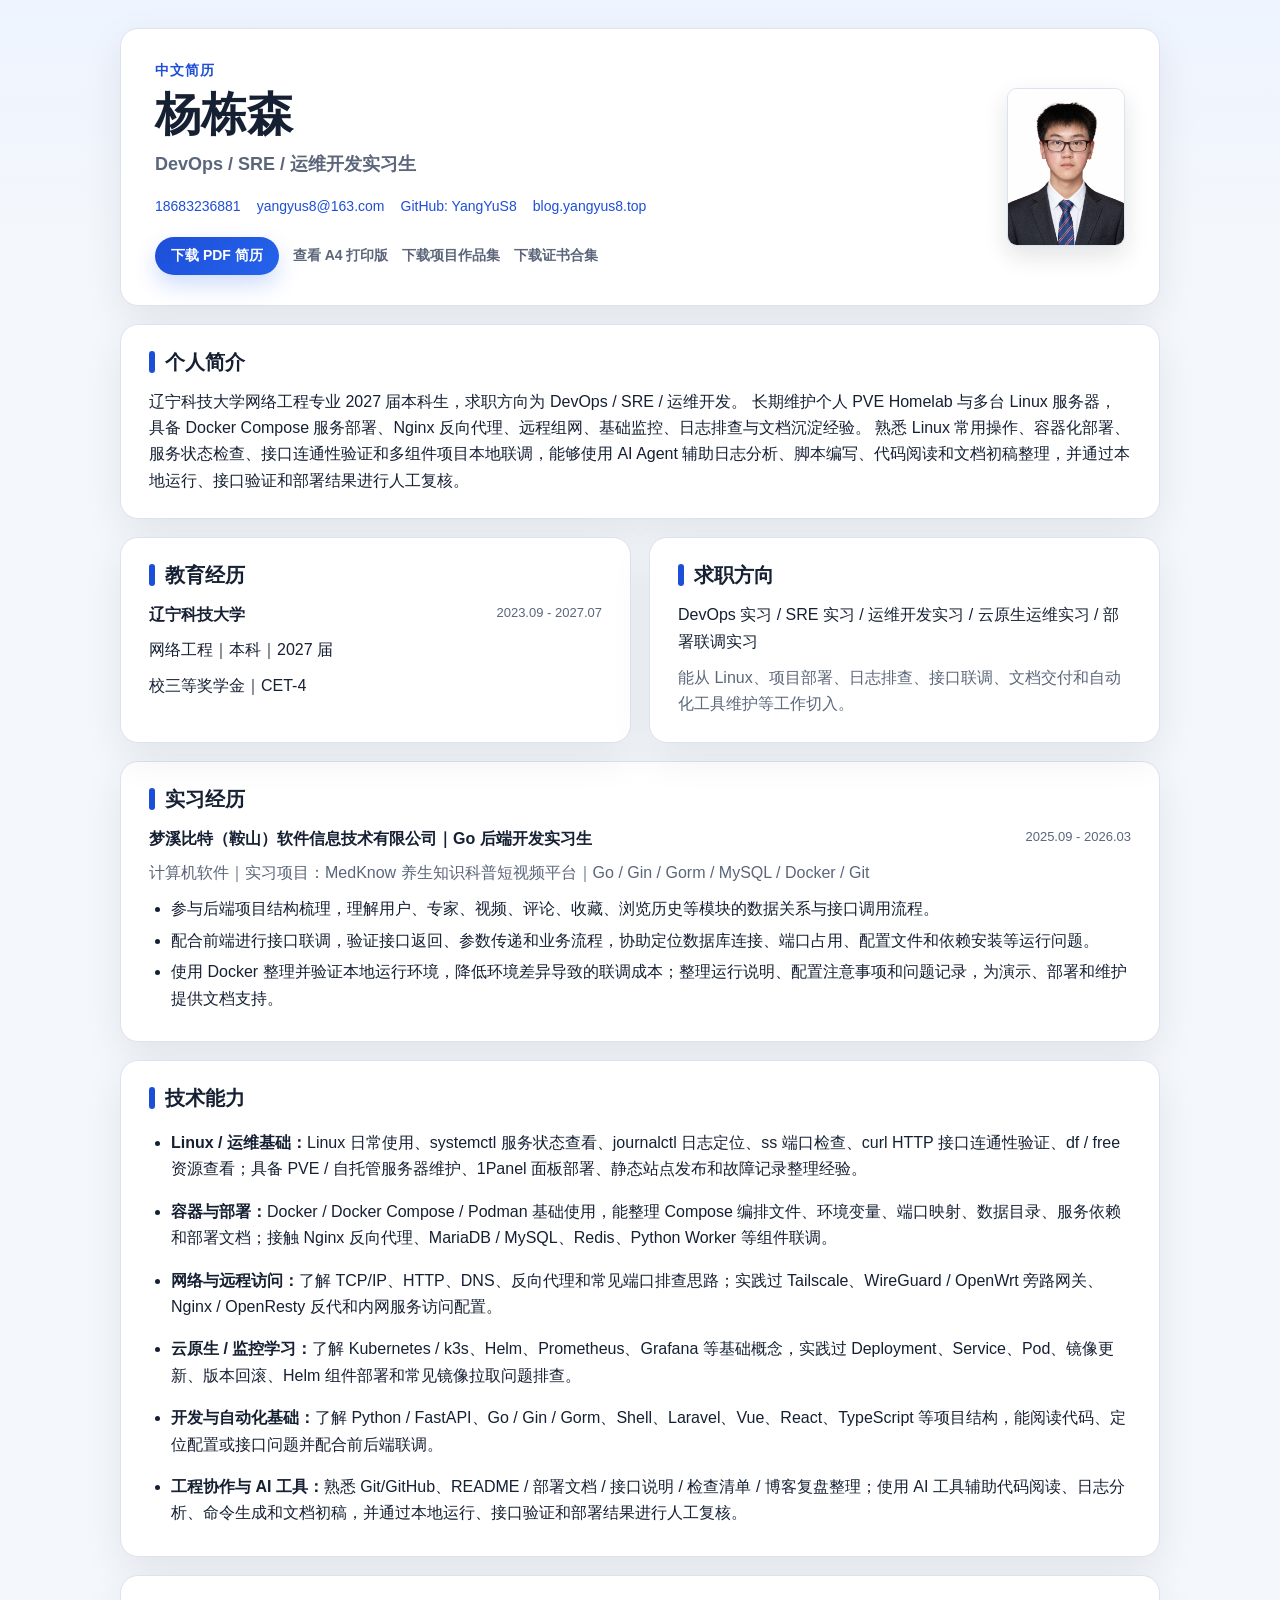
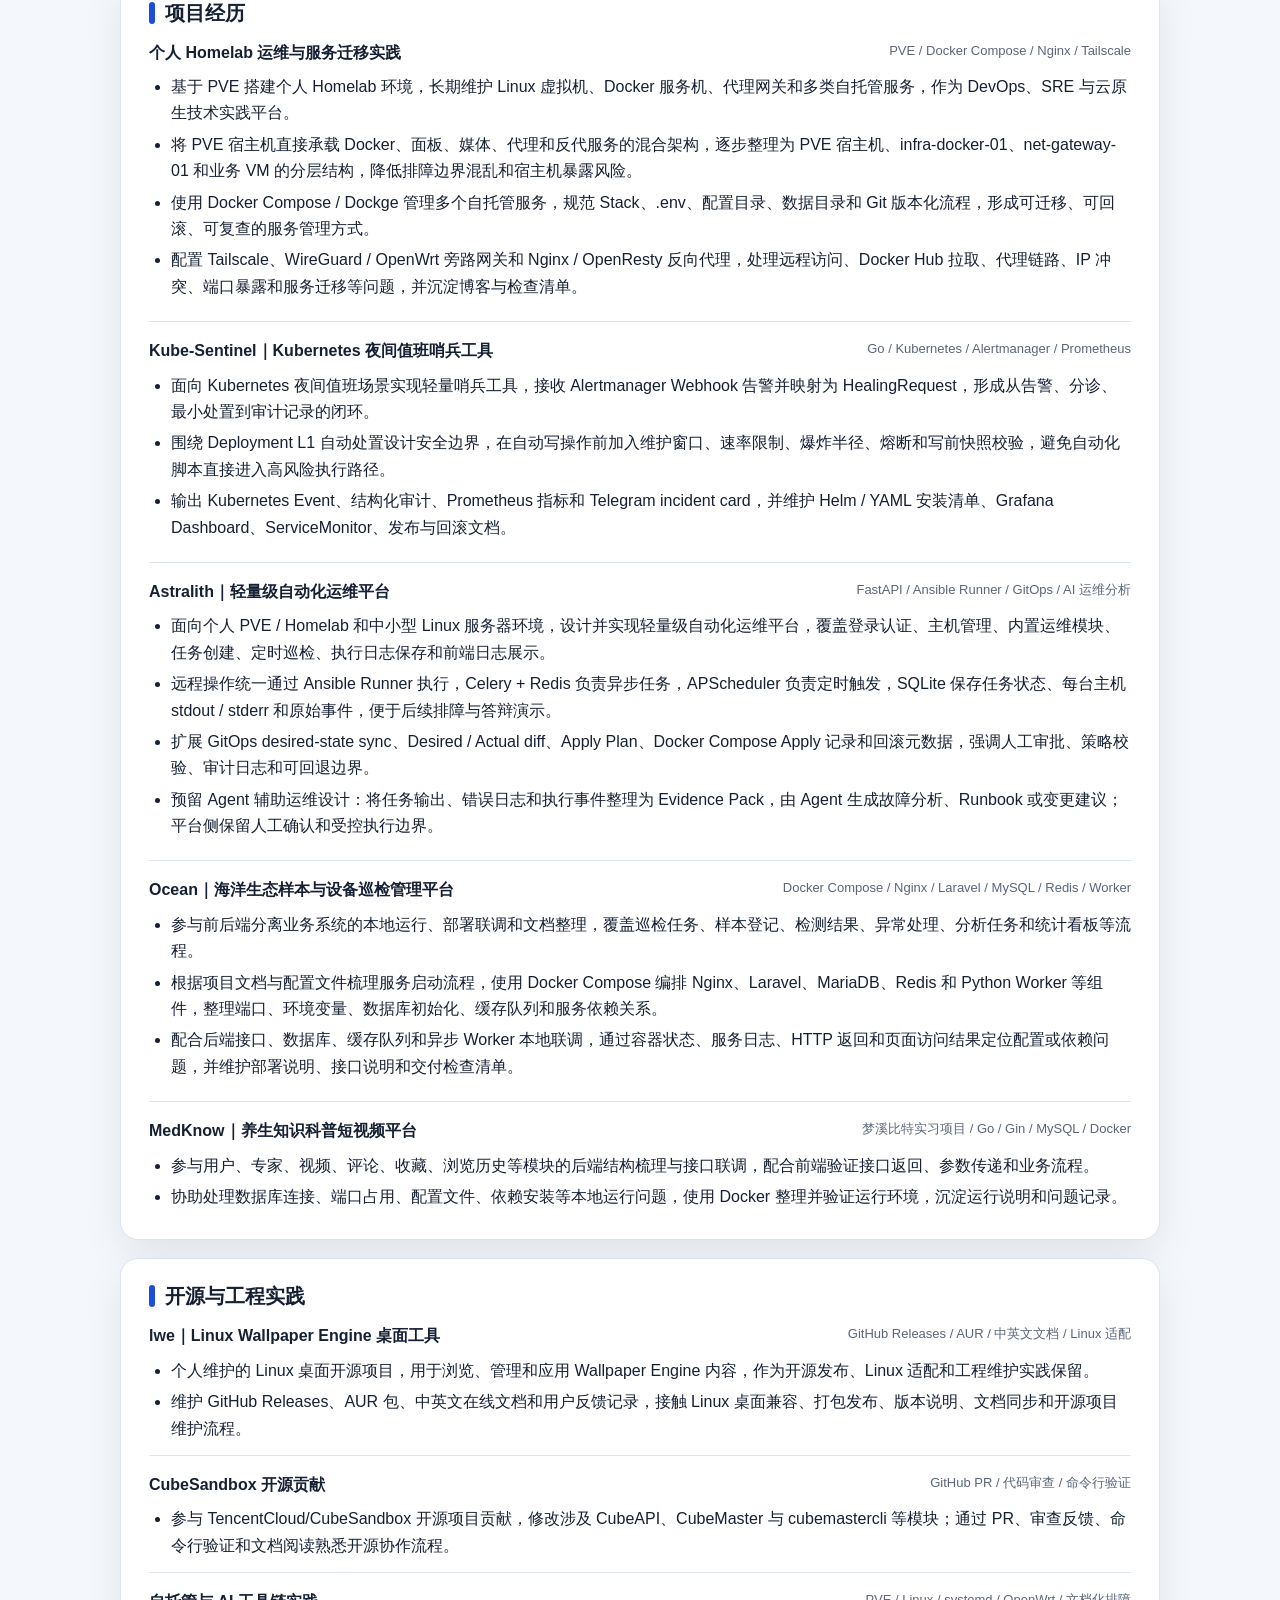
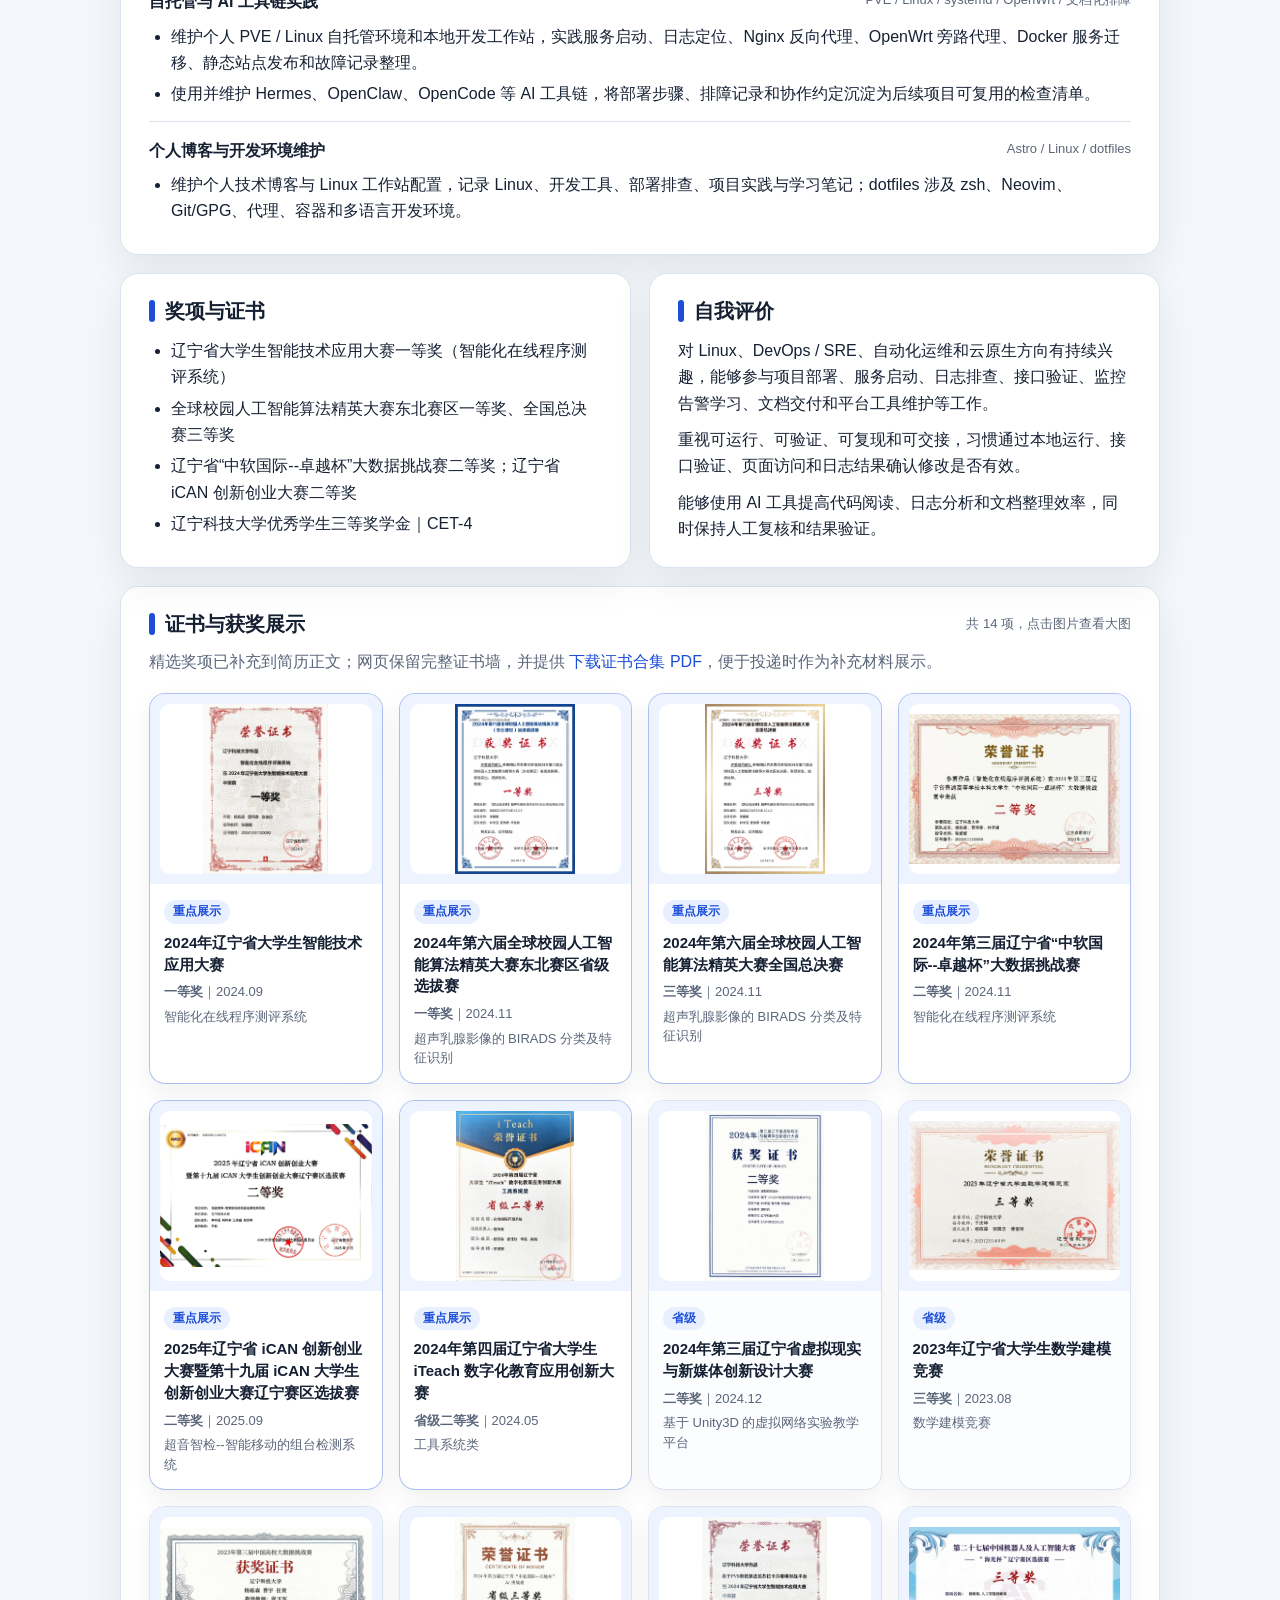
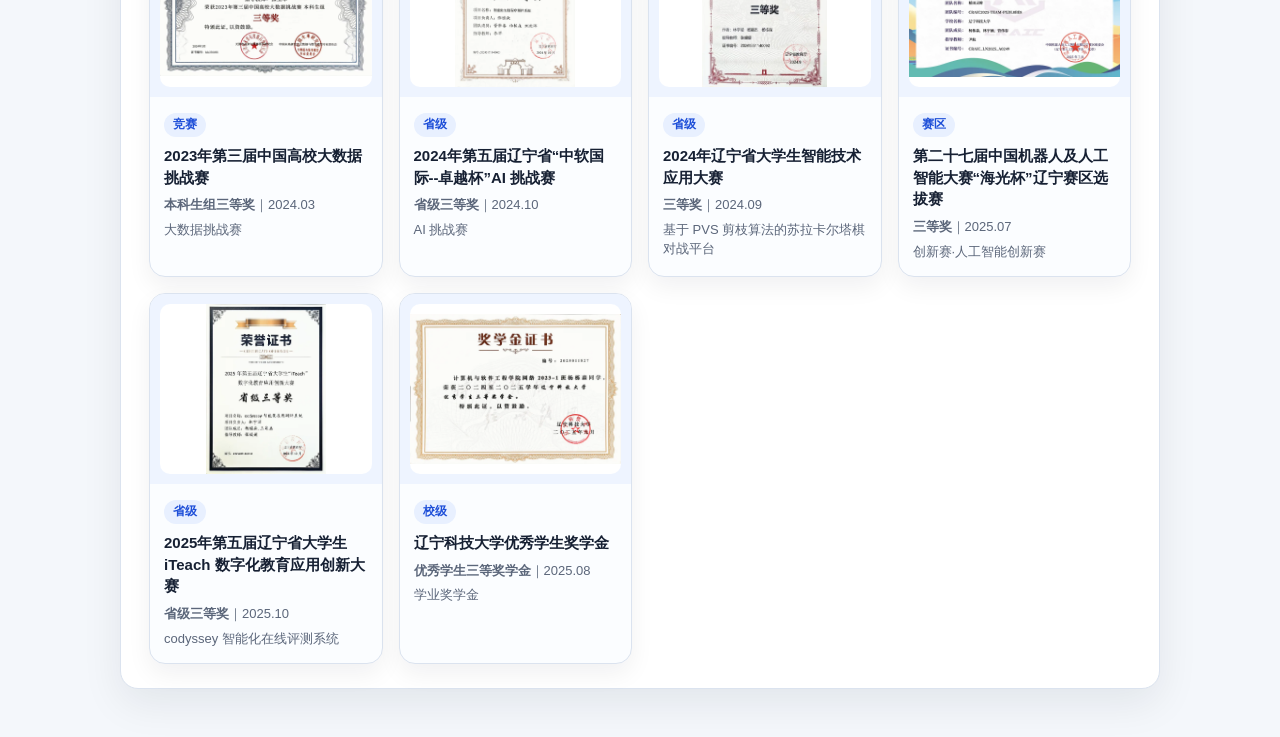
<file: site/index.html>
<!doctype html>
<html lang="zh-CN">
  <head>
    <meta charset="utf-8" />
    <meta name="viewport" content="width=device-width, initial-scale=1" />
    <title>杨栋森 - DevOps / SRE / 运维开发实习简历</title>
    <meta
      name="description"
      content="杨栋森的中文技术简历，面向 DevOps、SRE、运维开发、云原生运维和部署联调实习岗位。"
    />
    <link rel="stylesheet" href="styles.css" />
  </head>
  <body>
    <main class="page">
      <header class="hero card">
        <div class="hero-main">
          <p class="eyebrow">中文简历</p>
          <h1>杨栋森</h1>
          <p class="subtitle">DevOps / SRE / 运维开发实习生</p>
          <div class="contact">
            <a href="tel:18683236881">18683236881</a>
            <a href="mailto:yangyus8@163.com">yangyus8@163.com</a>
            <a href="https://github.com/YangYuS8" target="_blank" rel="noreferrer">GitHub: YangYuS8</a>
            <a href="https://blog.yangyus8.top" target="_blank" rel="noreferrer">blog.yangyus8.top</a>
          </div>
          <div class="hero-actions">
            <a class="download-button" href="resume.pdf" download>下载 PDF 简历</a>
            <a class="secondary-link" href="resume-print.html" target="_blank" rel="noreferrer">查看 A4 打印版</a>
            <a class="secondary-link" href="devops-sre-portfolio.pdf" download>下载项目作品集</a>
            <a class="secondary-link" href="certificates.pdf" download>下载证书合集</a>
          </div>
        </div>
        <figure class="portrait" aria-label="一寸照">
          <img src="assets/avatar.png" alt="杨栋森一寸照" />
        </figure>
      </header>

      <section class="card section">
        <h2>个人简介</h2>
        <p>
          辽宁科技大学网络工程专业 2027 届本科生，求职方向为 DevOps / SRE / 运维开发。
          长期维护个人 PVE Homelab 与多台 Linux 服务器，具备 Docker Compose 服务部署、Nginx 反向代理、远程组网、基础监控、日志排查与文档沉淀经验。
          熟悉 Linux 常用操作、容器化部署、服务状态检查、接口连通性验证和多组件项目本地联调，能够使用 AI Agent 辅助日志分析、脚本编写、代码阅读和文档初稿整理，并通过本地运行、接口验证和部署结果进行人工复核。
        </p>
      </section>

      <section class="grid two">
        <div class="card section">
          <h2>教育经历</h2>
          <div class="item compact">
            <div class="item-head"><strong>辽宁科技大学</strong><span>2023.09 - 2027.07</span></div>
            <p>网络工程｜本科｜2027 届</p>
            <p>校三等奖学金｜CET-4</p>
          </div>
        </div>
        <div class="card section">
          <h2>求职方向</h2>
          <p>DevOps 实习 / SRE 实习 / 运维开发实习 / 云原生运维实习 / 部署联调实习</p>
          <p class="muted">能从 Linux、项目部署、日志排查、接口联调、文档交付和自动化工具维护等工作切入。</p>
        </div>
      </section>

      <section class="card section">
        <h2>实习经历</h2>
        <article class="item compact">
          <div class="item-head"><strong>梦溪比特（鞍山）软件信息技术有限公司｜Go 后端开发实习生</strong><span>2025.09 - 2026.03</span></div>
          <p class="muted">计算机软件｜实习项目：MedKnow 养生知识科普短视频平台｜Go / Gin / Gorm / MySQL / Docker / Git</p>
          <ul>
            <li>参与后端项目结构梳理，理解用户、专家、视频、评论、收藏、浏览历史等模块的数据关系与接口调用流程。</li>
            <li>配合前端进行接口联调，验证接口返回、参数传递和业务流程，协助定位数据库连接、端口占用、配置文件和依赖安装等运行问题。</li>
            <li>使用 Docker 整理并验证本地运行环境，降低环境差异导致的联调成本；整理运行说明、配置注意事项和问题记录，为演示、部署和维护提供文档支持。</li>
          </ul>
        </article>
      </section>

      <section class="card section">
        <h2>技术能力</h2>
        <ul class="skills">
          <li><strong>Linux / 运维基础：</strong>Linux 日常使用、systemctl 服务状态查看、journalctl 日志定位、ss 端口检查、curl HTTP 接口连通性验证、df / free 资源查看；具备 PVE / 自托管服务器维护、1Panel 面板部署、静态站点发布和故障记录整理经验。</li>
          <li><strong>容器与部署：</strong>Docker / Docker Compose / Podman 基础使用，能整理 Compose 编排文件、环境变量、端口映射、数据目录、服务依赖和部署文档；接触 Nginx 反向代理、MariaDB / MySQL、Redis、Python Worker 等组件联调。</li>
          <li><strong>网络与远程访问：</strong>了解 TCP/IP、HTTP、DNS、反向代理和常见端口排查思路；实践过 Tailscale、WireGuard / OpenWrt 旁路网关、Nginx / OpenResty 反代和内网服务访问配置。</li>
          <li><strong>云原生 / 监控学习：</strong>了解 Kubernetes / k3s、Helm、Prometheus、Grafana 等基础概念，实践过 Deployment、Service、Pod、镜像更新、版本回滚、Helm 组件部署和常见镜像拉取问题排查。</li>
          <li><strong>开发与自动化基础：</strong>了解 Python / FastAPI、Go / Gin / Gorm、Shell、Laravel、Vue、React、TypeScript 等项目结构，能阅读代码、定位配置或接口问题并配合前后端联调。</li>
          <li><strong>工程协作与 AI 工具：</strong>熟悉 Git/GitHub、README / 部署文档 / 接口说明 / 检查清单 / 博客复盘整理；使用 AI 工具辅助代码阅读、日志分析、命令生成和文档初稿，并通过本地运行、接口验证和部署结果进行人工复核。</li>
        </ul>
      </section>

      <section class="card section">
        <h2>项目经历</h2>
        <article class="item">
          <div class="item-head"><strong>个人 Homelab 运维与服务迁移实践</strong><span>PVE / Docker Compose / Nginx / Tailscale</span></div>
          <ul>
            <li>基于 PVE 搭建个人 Homelab 环境，长期维护 Linux 虚拟机、Docker 服务机、代理网关和多类自托管服务，作为 DevOps、SRE 与云原生技术实践平台。</li>
            <li>将 PVE 宿主机直接承载 Docker、面板、媒体、代理和反代服务的混合架构，逐步整理为 PVE 宿主机、infra-docker-01、net-gateway-01 和业务 VM 的分层结构，降低排障边界混乱和宿主机暴露风险。</li>
            <li>使用 Docker Compose / Dockge 管理多个自托管服务，规范 Stack、.env、配置目录、数据目录和 Git 版本化流程，形成可迁移、可回滚、可复查的服务管理方式。</li>
            <li>配置 Tailscale、WireGuard / OpenWrt 旁路网关和 Nginx / OpenResty 反向代理，处理远程访问、Docker Hub 拉取、代理链路、IP 冲突、端口暴露和服务迁移等问题，并沉淀博客与检查清单。</li>
          </ul>
        </article>
        <article class="item">
          <div class="item-head"><strong>Kube-Sentinel｜Kubernetes 夜间值班哨兵工具</strong><span>Go / Kubernetes / Alertmanager / Prometheus</span></div>
          <ul>
            <li>面向 Kubernetes 夜间值班场景实现轻量哨兵工具，接收 Alertmanager Webhook 告警并映射为 HealingRequest，形成从告警、分诊、最小处置到审计记录的闭环。</li>
            <li>围绕 Deployment L1 自动处置设计安全边界，在自动写操作前加入维护窗口、速率限制、爆炸半径、熔断和写前快照校验，避免自动化脚本直接进入高风险执行路径。</li>
            <li>输出 Kubernetes Event、结构化审计、Prometheus 指标和 Telegram incident card，并维护 Helm / YAML 安装清单、Grafana Dashboard、ServiceMonitor、发布与回滚文档。</li>
          </ul>
        </article>
        <article class="item">
          <div class="item-head"><strong>Astralith｜轻量级自动化运维平台</strong><span>FastAPI / Ansible Runner / GitOps / AI 运维分析</span></div>
          <ul>
            <li>面向个人 PVE / Homelab 和中小型 Linux 服务器环境，设计并实现轻量级自动化运维平台，覆盖登录认证、主机管理、内置运维模块、任务创建、定时巡检、执行日志保存和前端日志展示。</li>
            <li>远程操作统一通过 Ansible Runner 执行，Celery + Redis 负责异步任务，APScheduler 负责定时触发，SQLite 保存任务状态、每台主机 stdout / stderr 和原始事件，便于后续排障与答辩演示。</li>
            <li>扩展 GitOps desired-state sync、Desired / Actual diff、Apply Plan、Docker Compose Apply 记录和回滚元数据，强调人工审批、策略校验、审计日志和可回退边界。</li>
            <li>预留 Agent 辅助运维设计：将任务输出、错误日志和执行事件整理为 Evidence Pack，由 Agent 生成故障分析、Runbook 或变更建议；平台侧保留人工确认和受控执行边界。</li>
          </ul>
        </article>
        <article class="item">
          <div class="item-head"><strong>Ocean｜海洋生态样本与设备巡检管理平台</strong><span>Docker Compose / Nginx / Laravel / MySQL / Redis / Worker</span></div>
          <ul>
            <li>参与前后端分离业务系统的本地运行、部署联调和文档整理，覆盖巡检任务、样本登记、检测结果、异常处理、分析任务和统计看板等流程。</li>
            <li>根据项目文档与配置文件梳理服务启动流程，使用 Docker Compose 编排 Nginx、Laravel、MariaDB、Redis 和 Python Worker 等组件，整理端口、环境变量、数据库初始化、缓存队列和服务依赖关系。</li>
            <li>配合后端接口、数据库、缓存队列和异步 Worker 本地联调，通过容器状态、服务日志、HTTP 返回和页面访问结果定位配置或依赖问题，并维护部署说明、接口说明和交付检查清单。</li>
          </ul>
        </article>
        <article class="item">
          <div class="item-head"><strong>MedKnow｜养生知识科普短视频平台</strong><span>梦溪比特实习项目 / Go / Gin / MySQL / Docker</span></div>
          <ul>
            <li>参与用户、专家、视频、评论、收藏、浏览历史等模块的后端结构梳理与接口联调，配合前端验证接口返回、参数传递和业务流程。</li>
            <li>协助处理数据库连接、端口占用、配置文件、依赖安装等本地运行问题，使用 Docker 整理并验证运行环境，沉淀运行说明和问题记录。</li>
          </ul>
        </article>

      </section>

      <section class="card section">
        <h2>开源与工程实践</h2>
        <article class="item compact">
          <div class="item-head"><strong>lwe｜Linux Wallpaper Engine 桌面工具</strong><span>GitHub Releases / AUR / 中英文文档 / Linux 适配</span></div>
          <ul>
            <li>个人维护的 Linux 桌面开源项目，用于浏览、管理和应用 Wallpaper Engine 内容，作为开源发布、Linux 适配和工程维护实践保留。</li>
            <li>维护 GitHub Releases、AUR 包、中英文在线文档和用户反馈记录，接触 Linux 桌面兼容、打包发布、版本说明、文档同步和开源项目维护流程。</li>
          </ul>
        </article>
        <article class="item compact">
          <div class="item-head"><strong>CubeSandbox 开源贡献</strong><span>GitHub PR / 代码审查 / 命令行验证</span></div>
          <ul>
            <li>参与 TencentCloud/CubeSandbox 开源项目贡献，修改涉及 CubeAPI、CubeMaster 与 cubemastercli 等模块；通过 PR、审查反馈、命令行验证和文档阅读熟悉开源协作流程。</li>
          </ul>
        </article>
        <article class="item compact">
          <div class="item-head"><strong>自托管与 AI 工具链实践</strong><span>PVE / Linux / systemd / OpenWrt / 文档化排障</span></div>
          <ul>
            <li>维护个人 PVE / Linux 自托管环境和本地开发工作站，实践服务启动、日志定位、Nginx 反向代理、OpenWrt 旁路代理、Docker 服务迁移、静态站点发布和故障记录整理。</li>
            <li>使用并维护 Hermes、OpenClaw、OpenCode 等 AI 工具链，将部署步骤、排障记录和协作约定沉淀为后续项目可复用的检查清单。</li>
          </ul>
        </article>
        <article class="item compact">
          <div class="item-head"><strong>个人博客与开发环境维护</strong><span>Astro / Linux / dotfiles</span></div>
          <ul>
            <li>维护个人技术博客与 Linux 工作站配置，记录 Linux、开发工具、部署排查、项目实践与学习笔记；dotfiles 涉及 zsh、Neovim、Git/GPG、代理、容器和多语言开发环境。</li>
          </ul>
        </article>
      </section>

      <section class="grid two">
        <div class="card section">
          <h2>奖项与证书</h2>
          <ul>
            <li>辽宁省大学生智能技术应用大赛一等奖（智能化在线程序测评系统）</li>
            <li>全球校园人工智能算法精英大赛东北赛区一等奖、全国总决赛三等奖</li>
            <li>辽宁省“中软国际--卓越杯”大数据挑战赛二等奖；辽宁省 iCAN 创新创业大赛二等奖</li>
            <li>辽宁科技大学优秀学生三等奖学金｜CET-4</li>
          </ul>
        </div>
        <div class="card section">
          <h2>自我评价</h2>
          <p>对 Linux、DevOps / SRE、自动化运维和云原生方向有持续兴趣，能够参与项目部署、服务启动、日志排查、接口验证、监控告警学习、文档交付和平台工具维护等工作。</p>
          <p>重视可运行、可验证、可复现和可交接，习惯通过本地运行、接口验证、页面访问和日志结果确认修改是否有效。</p>
          <p>能够使用 AI 工具提高代码阅读、日志分析和文档整理效率，同时保持人工复核和结果验证。</p>
        </div>
      </section>

      <section class="card section certificates-section">
        <div class="section-title-row">
          <h2>证书与获奖展示</h2>
          <span>共 14 项，点击图片查看大图</span>
        </div>
        <p class="muted">精选奖项已补充到简历正文；网页保留完整证书墙，并提供 <a href="certificates.pdf" download>下载证书合集 PDF</a>，便于投递时作为补充材料展示。</p>
        <div class="certificate-grid">
        <article class="certificate-card featured">
          <a href="assets/certificates/2024-liaoning-intelligent-tech-ojs-first.webp" target="_blank" rel="noreferrer">
            <img src="assets/certificates/2024-liaoning-intelligent-tech-ojs-first.webp" alt="2024年辽宁省大学生智能技术应用大赛 一等奖证书" loading="lazy" />
          </a>
          <div class="certificate-info">
            <span class="certificate-badge">重点展示</span>
            <h3>2024年辽宁省大学生智能技术应用大赛</h3>
            <p><strong>一等奖</strong>｜2024.09</p>
            <p>智能化在线程序测评系统</p>
          </div>
        </article>
        <article class="certificate-card featured">
          <a href="assets/certificates/2024-global-campus-ai-algorithm-ne-first.webp" target="_blank" rel="noreferrer">
            <img src="assets/certificates/2024-global-campus-ai-algorithm-ne-first.webp" alt="2024年第六届全球校园人工智能算法精英大赛东北赛区省级选拔赛 一等奖证书" loading="lazy" />
          </a>
          <div class="certificate-info">
            <span class="certificate-badge">重点展示</span>
            <h3>2024年第六届全球校园人工智能算法精英大赛东北赛区省级选拔赛</h3>
            <p><strong>一等奖</strong>｜2024.11</p>
            <p>超声乳腺影像的 BIRADS 分类及特征识别</p>
          </div>
        </article>
        <article class="certificate-card featured">
          <a href="assets/certificates/2024-global-campus-ai-algorithm-national-third.webp" target="_blank" rel="noreferrer">
            <img src="assets/certificates/2024-global-campus-ai-algorithm-national-third.webp" alt="2024年第六届全球校园人工智能算法精英大赛全国总决赛 三等奖证书" loading="lazy" />
          </a>
          <div class="certificate-info">
            <span class="certificate-badge">重点展示</span>
            <h3>2024年第六届全球校园人工智能算法精英大赛全国总决赛</h3>
            <p><strong>三等奖</strong>｜2024.11</p>
            <p>超声乳腺影像的 BIRADS 分类及特征识别</p>
          </div>
        </article>
        <article class="certificate-card featured">
          <a href="assets/certificates/2024-liaoning-big-data-challenge-second.webp" target="_blank" rel="noreferrer">
            <img src="assets/certificates/2024-liaoning-big-data-challenge-second.webp" alt="2024年第三届辽宁省“中软国际--卓越杯”大数据挑战赛 二等奖证书" loading="lazy" />
          </a>
          <div class="certificate-info">
            <span class="certificate-badge">重点展示</span>
            <h3>2024年第三届辽宁省“中软国际--卓越杯”大数据挑战赛</h3>
            <p><strong>二等奖</strong>｜2024.11</p>
            <p>智能化在线程序测评系统</p>
          </div>
        </article>
        <article class="certificate-card featured">
          <a href="assets/certificates/2025-liaoning-ican-entrepreneurship-second.webp" target="_blank" rel="noreferrer">
            <img src="assets/certificates/2025-liaoning-ican-entrepreneurship-second.webp" alt="2025年辽宁省 iCAN 创新创业大赛暨第十九届 iCAN 大学生创新创业大赛辽宁赛区选拔赛 二等奖证书" loading="lazy" />
          </a>
          <div class="certificate-info">
            <span class="certificate-badge">重点展示</span>
            <h3>2025年辽宁省 iCAN 创新创业大赛暨第十九届 iCAN 大学生创新创业大赛辽宁赛区选拔赛</h3>
            <p><strong>二等奖</strong>｜2025.09</p>
            <p>超音智检--智能移动的组台检测系统</p>
          </div>
        </article>
        <article class="certificate-card featured">
          <a href="assets/certificates/2024-iteach-digital-education-second.webp" target="_blank" rel="noreferrer">
            <img src="assets/certificates/2024-iteach-digital-education-second.webp" alt="2024年第四届辽宁省大学生 iTeach 数字化教育应用创新大赛 省级二等奖证书" loading="lazy" />
          </a>
          <div class="certificate-info">
            <span class="certificate-badge">重点展示</span>
            <h3>2024年第四届辽宁省大学生 iTeach 数字化教育应用创新大赛</h3>
            <p><strong>省级二等奖</strong>｜2024.05</p>
            <p>工具系统类</p>
          </div>
        </article>
        <article class="certificate-card">
          <a href="assets/certificates/2024-liaoning-vr-new-media-second.webp" target="_blank" rel="noreferrer">
            <img src="assets/certificates/2024-liaoning-vr-new-media-second.webp" alt="2024年第三届辽宁省虚拟现实与新媒体创新设计大赛 二等奖证书" loading="lazy" />
          </a>
          <div class="certificate-info">
            <span class="certificate-badge">省级</span>
            <h3>2024年第三届辽宁省虚拟现实与新媒体创新设计大赛</h3>
            <p><strong>二等奖</strong>｜2024.12</p>
            <p>基于 Unity3D 的虚拟网络实验教学平台</p>
          </div>
        </article>
        <article class="certificate-card">
          <a href="assets/certificates/2023-liaoning-math-modeling-third.webp" target="_blank" rel="noreferrer">
            <img src="assets/certificates/2023-liaoning-math-modeling-third.webp" alt="2023年辽宁省大学生数学建模竞赛 三等奖证书" loading="lazy" />
          </a>
          <div class="certificate-info">
            <span class="certificate-badge">省级</span>
            <h3>2023年辽宁省大学生数学建模竞赛</h3>
            <p><strong>三等奖</strong>｜2023.08</p>
            <p>数学建模竞赛</p>
          </div>
        </article>
        <article class="certificate-card">
          <a href="assets/certificates/2023-china-university-big-data-challenge-third.webp" target="_blank" rel="noreferrer">
            <img src="assets/certificates/2023-china-university-big-data-challenge-third.webp" alt="2023年第三届中国高校大数据挑战赛 本科生组三等奖证书" loading="lazy" />
          </a>
          <div class="certificate-info">
            <span class="certificate-badge">竞赛</span>
            <h3>2023年第三届中国高校大数据挑战赛</h3>
            <p><strong>本科生组三等奖</strong>｜2024.03</p>
            <p>大数据挑战赛</p>
          </div>
        </article>
        <article class="certificate-card">
          <a href="assets/certificates/2024-csii-excellence-ai-challenge-third.webp" target="_blank" rel="noreferrer">
            <img src="assets/certificates/2024-csii-excellence-ai-challenge-third.webp" alt="2024年第五届辽宁省“中软国际--卓越杯”AI 挑战赛 省级三等奖证书" loading="lazy" />
          </a>
          <div class="certificate-info">
            <span class="certificate-badge">省级</span>
            <h3>2024年第五届辽宁省“中软国际--卓越杯”AI 挑战赛</h3>
            <p><strong>省级三等奖</strong>｜2024.10</p>
            <p>AI 挑战赛</p>
          </div>
        </article>
        <article class="certificate-card">
          <a href="assets/certificates/2024-liaoning-intelligent-tech-surakarta-third.webp" target="_blank" rel="noreferrer">
            <img src="assets/certificates/2024-liaoning-intelligent-tech-surakarta-third.webp" alt="2024年辽宁省大学生智能技术应用大赛 三等奖证书" loading="lazy" />
          </a>
          <div class="certificate-info">
            <span class="certificate-badge">省级</span>
            <h3>2024年辽宁省大学生智能技术应用大赛</h3>
            <p><strong>三等奖</strong>｜2024.09</p>
            <p>基于 PVS 剪枝算法的苏拉卡尔塔棋对战平台</p>
          </div>
        </article>
        <article class="certificate-card">
          <a href="assets/certificates/2025-craic-liaoning-ai-innovation-third.webp" target="_blank" rel="noreferrer">
            <img src="assets/certificates/2025-craic-liaoning-ai-innovation-third.webp" alt="第二十七届中国机器人及人工智能大赛“海光杯”辽宁赛区选拔赛 三等奖证书" loading="lazy" />
          </a>
          <div class="certificate-info">
            <span class="certificate-badge">赛区</span>
            <h3>第二十七届中国机器人及人工智能大赛“海光杯”辽宁赛区选拔赛</h3>
            <p><strong>三等奖</strong>｜2025.07</p>
            <p>创新赛·人工智能创新赛</p>
          </div>
        </article>
        <article class="certificate-card">
          <a href="assets/certificates/2025-iteach-codyssey-third.webp" target="_blank" rel="noreferrer">
            <img src="assets/certificates/2025-iteach-codyssey-third.webp" alt="2025年第五届辽宁省大学生 iTeach 数字化教育应用创新大赛 省级三等奖证书" loading="lazy" />
          </a>
          <div class="certificate-info">
            <span class="certificate-badge">省级</span>
            <h3>2025年第五届辽宁省大学生 iTeach 数字化教育应用创新大赛</h3>
            <p><strong>省级三等奖</strong>｜2025.10</p>
            <p>codyssey 智能化在线评测系统</p>
          </div>
        </article>
        <article class="certificate-card">
          <a href="assets/certificates/2025-liaoning-university-scholarship-third.webp" target="_blank" rel="noreferrer">
            <img src="assets/certificates/2025-liaoning-university-scholarship-third.webp" alt="辽宁科技大学优秀学生奖学金 优秀学生三等奖学金证书" loading="lazy" />
          </a>
          <div class="certificate-info">
            <span class="certificate-badge">校级</span>
            <h3>辽宁科技大学优秀学生奖学金</h3>
            <p><strong>优秀学生三等奖学金</strong>｜2025.08</p>
            <p>学业奖学金</p>
          </div>
        </article>
        </div>
      </section>
    </main>
  </body>
</html>
</file>
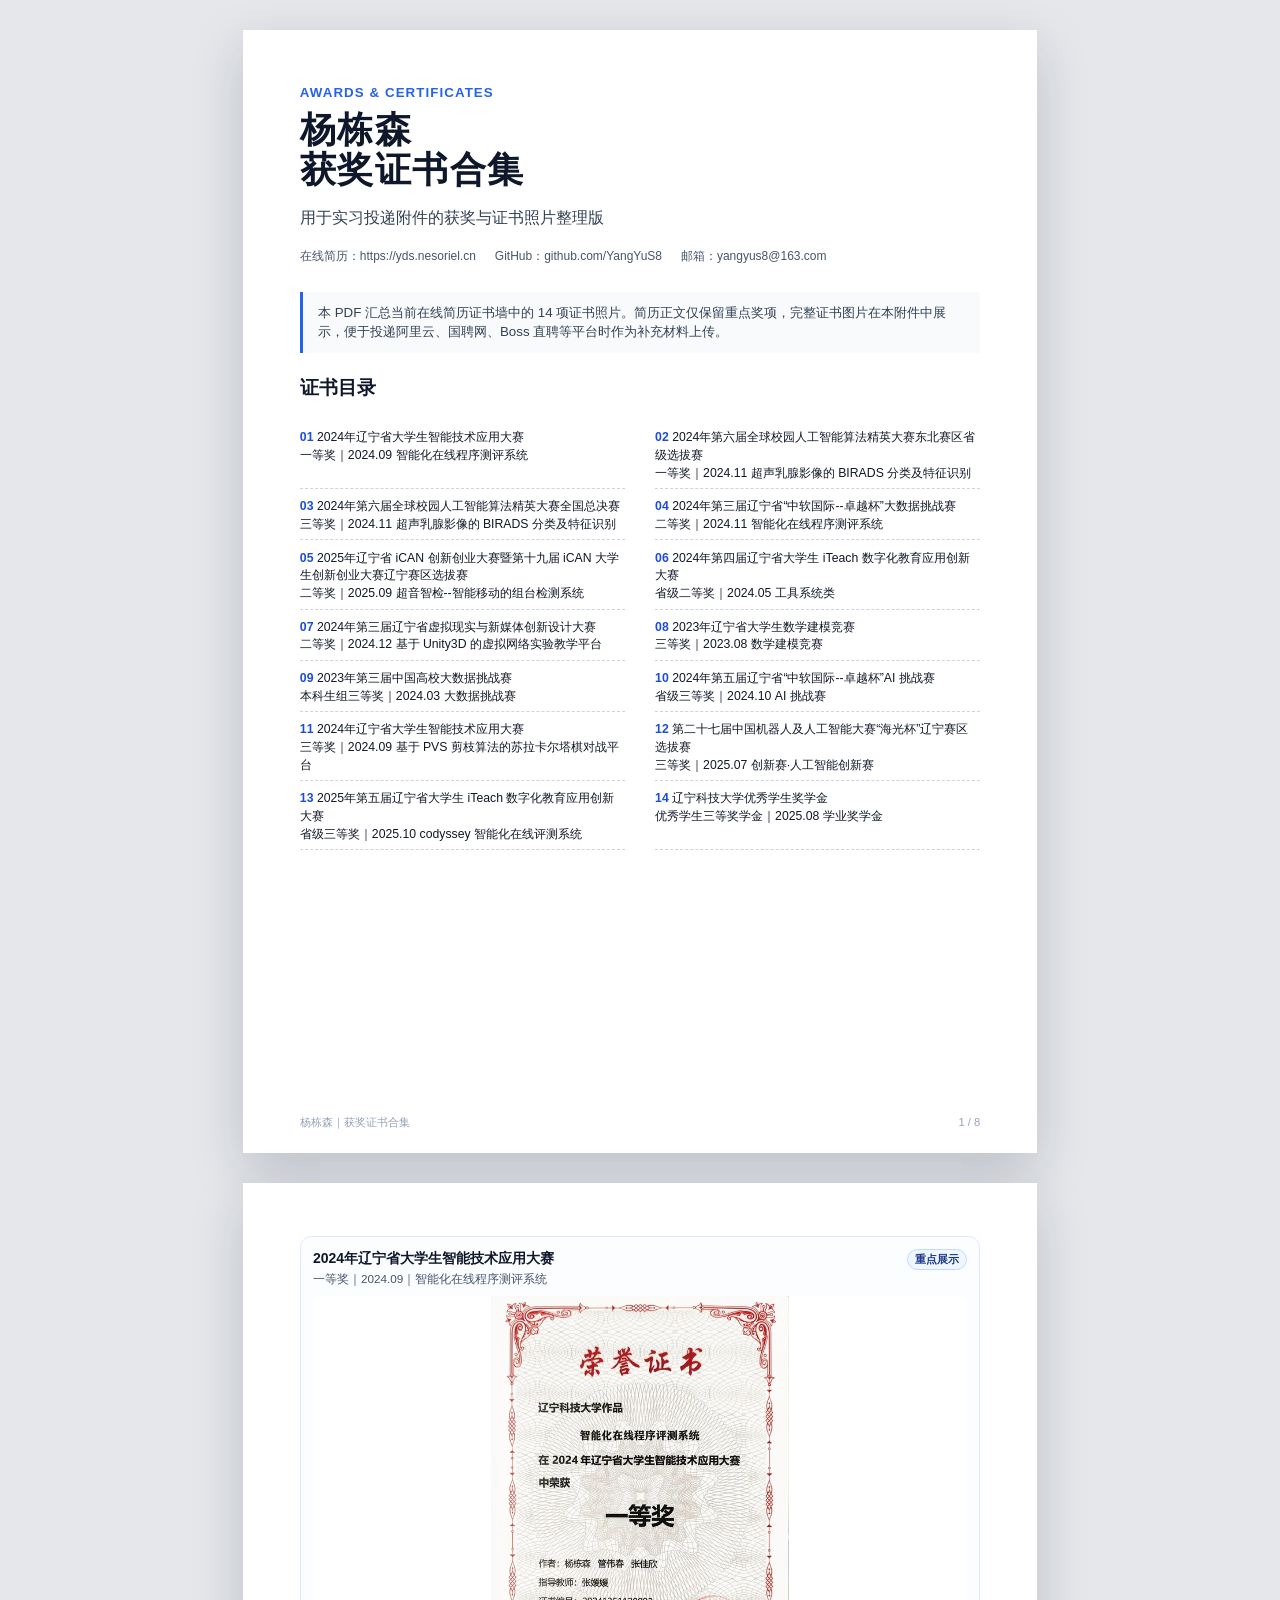
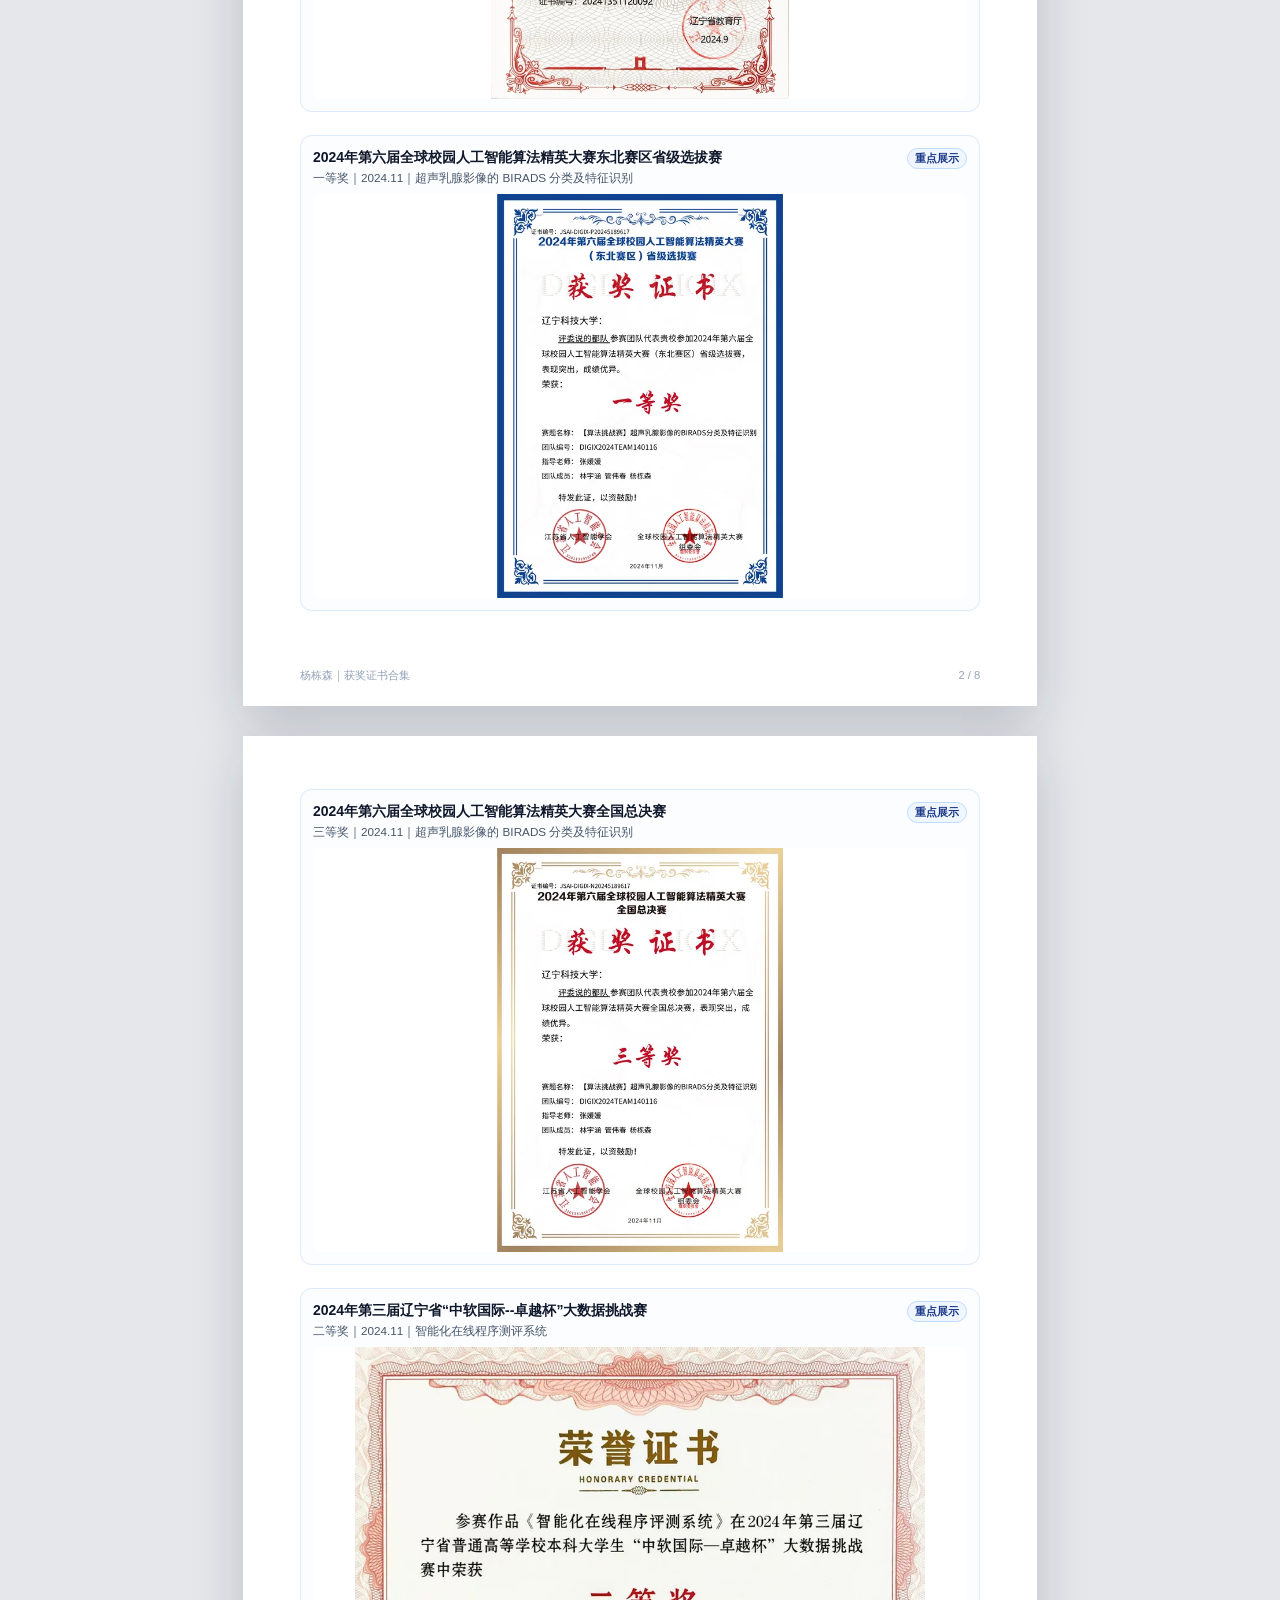
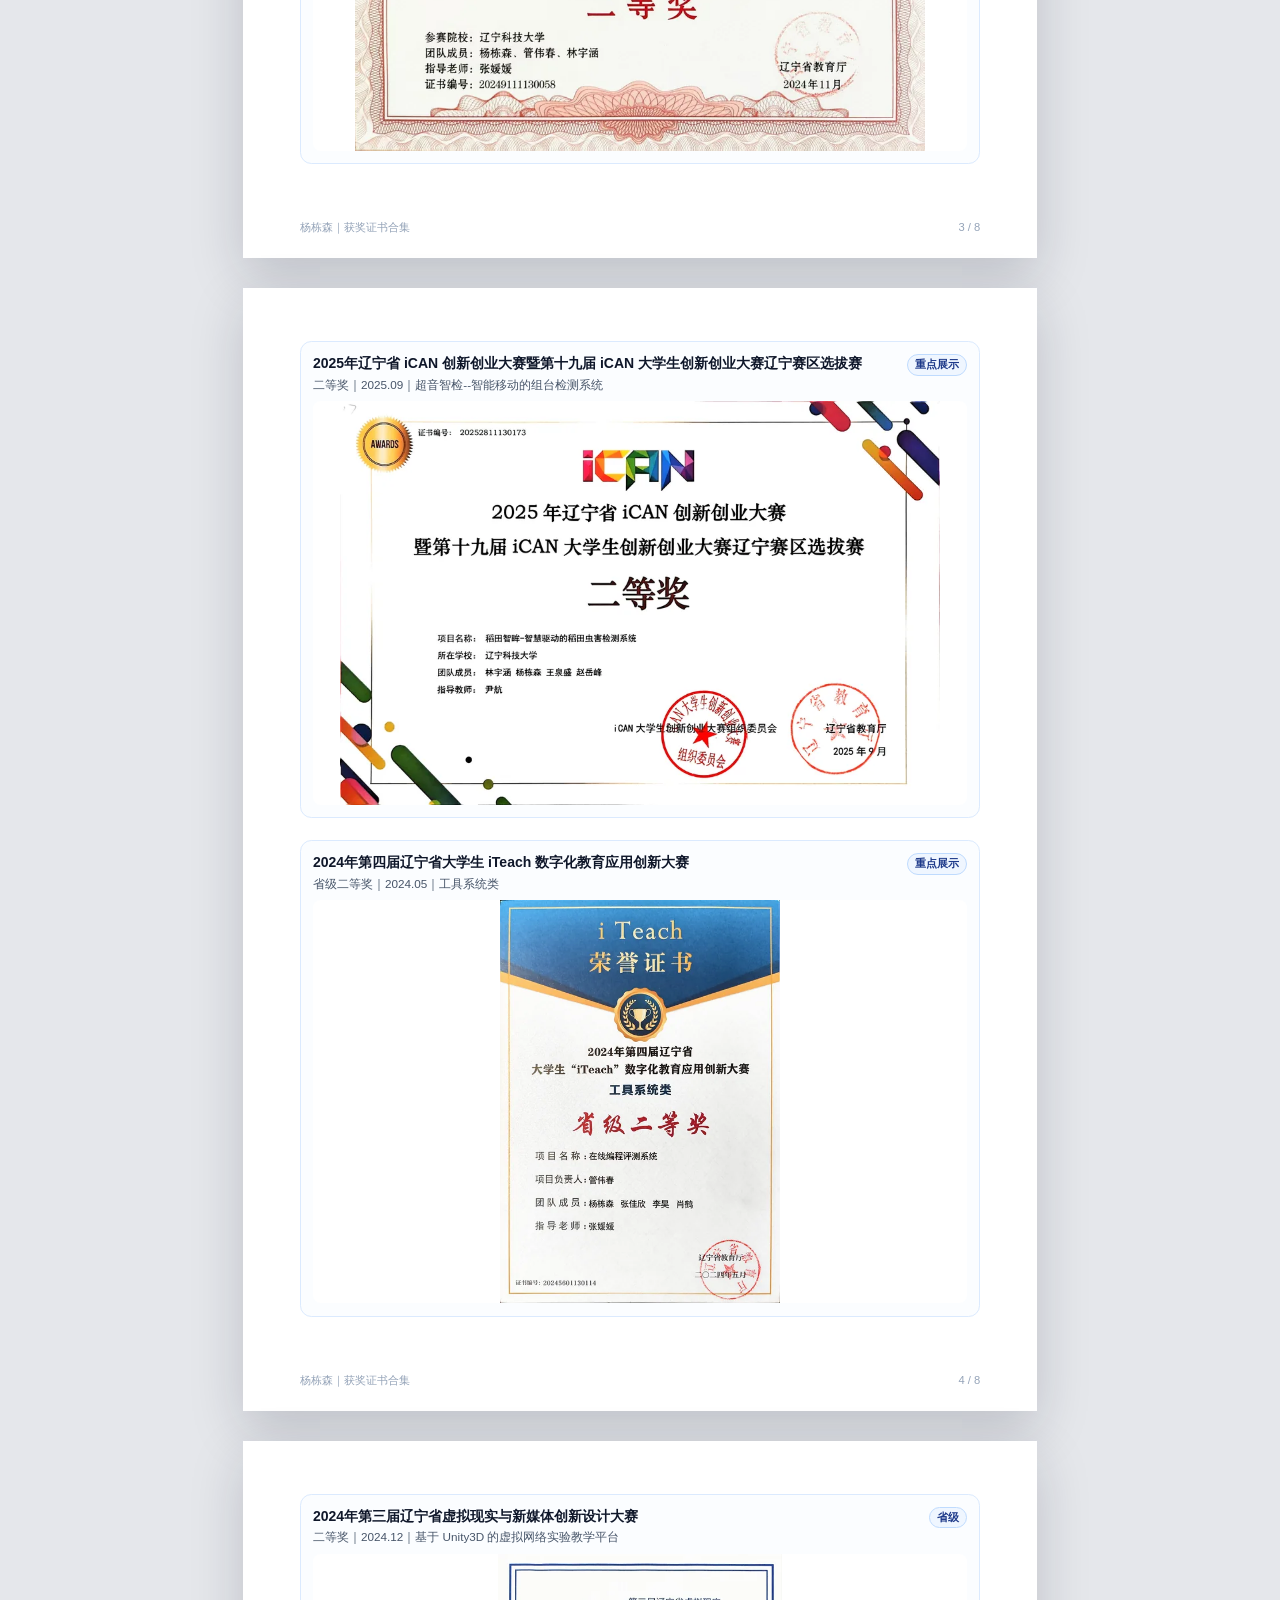
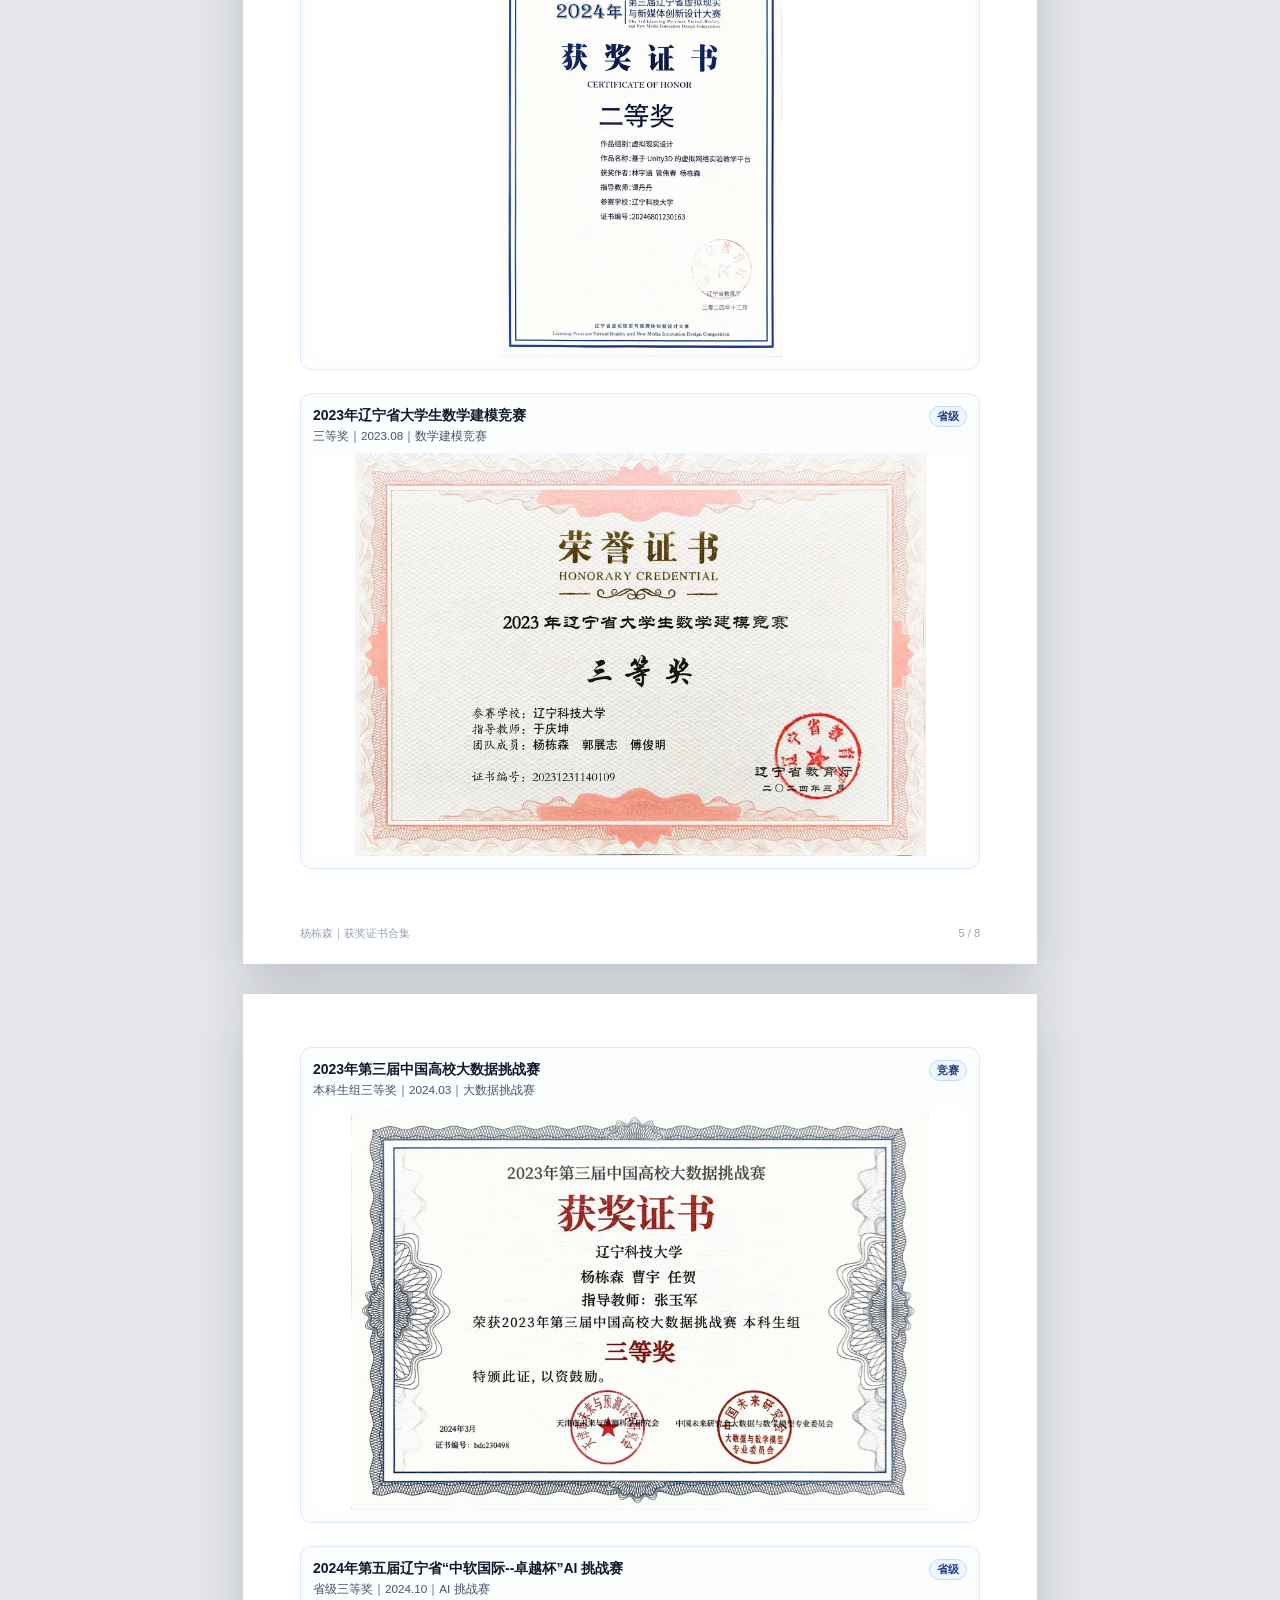
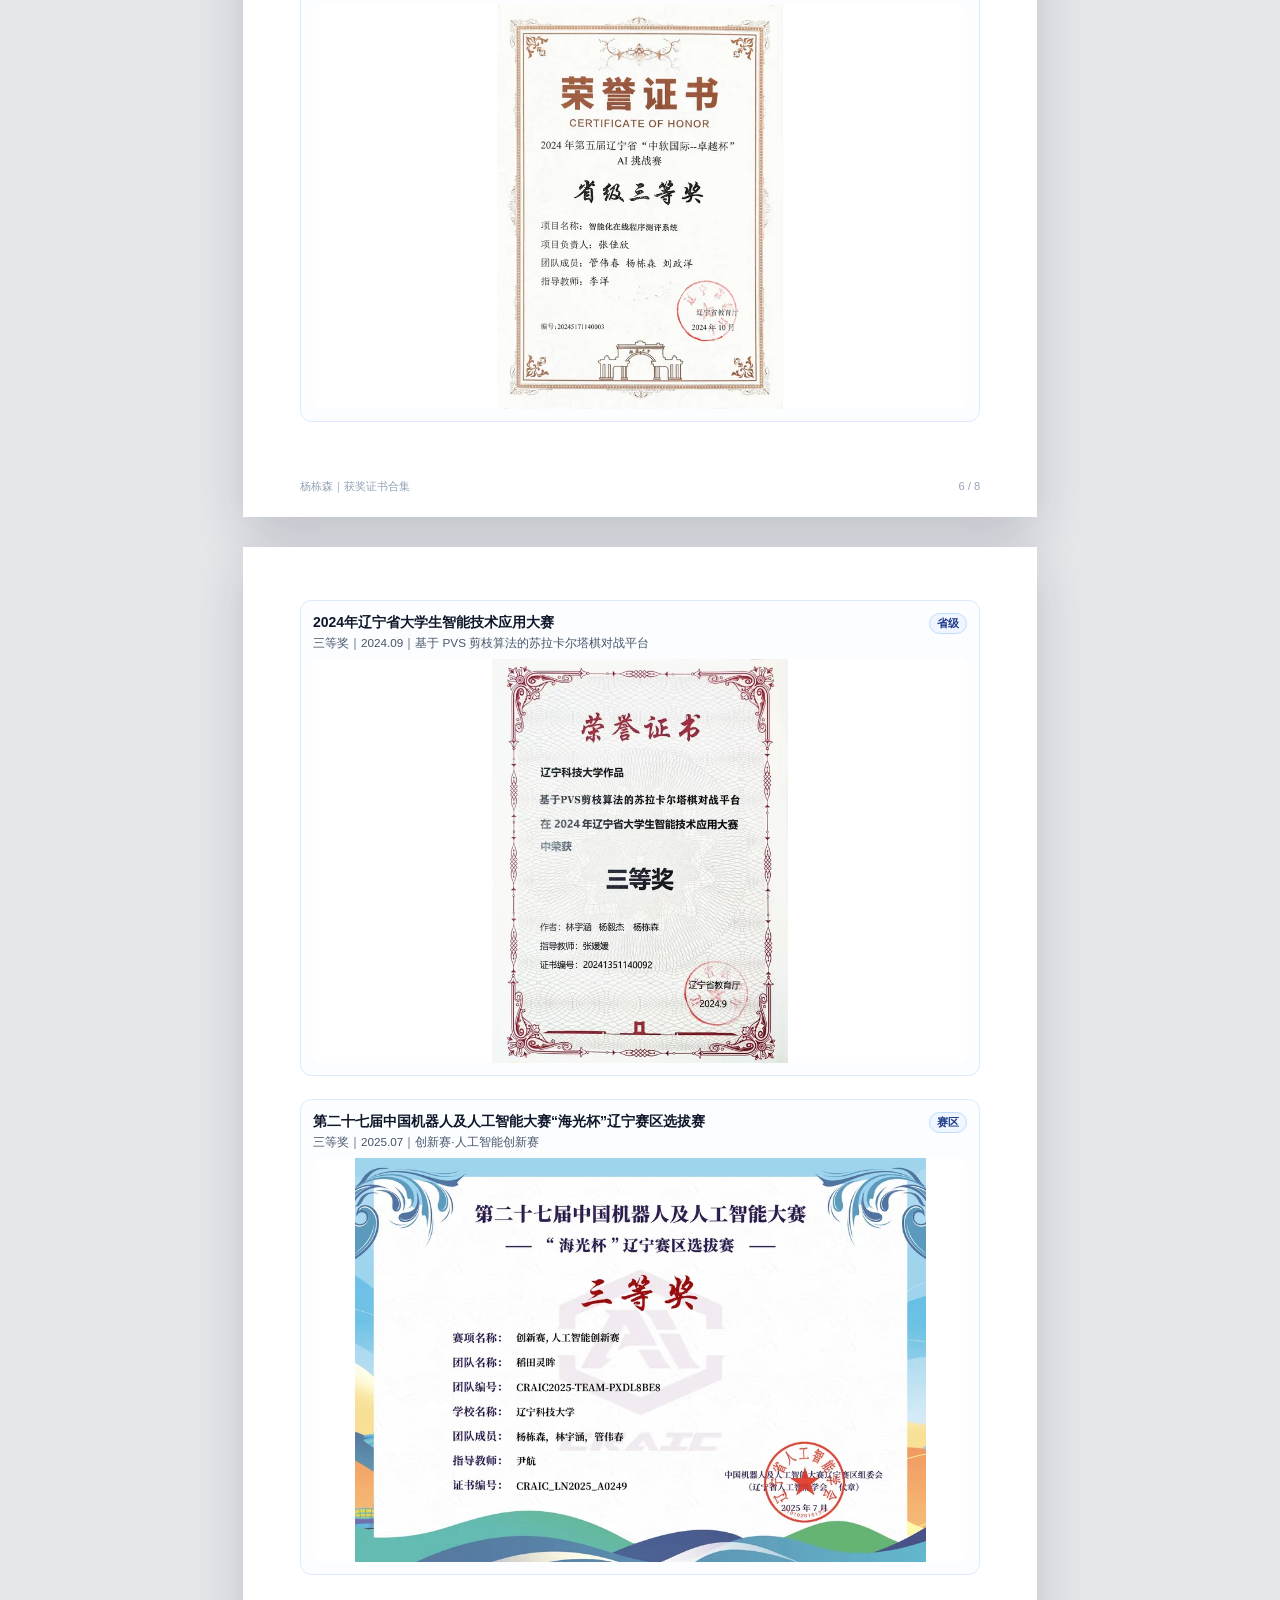
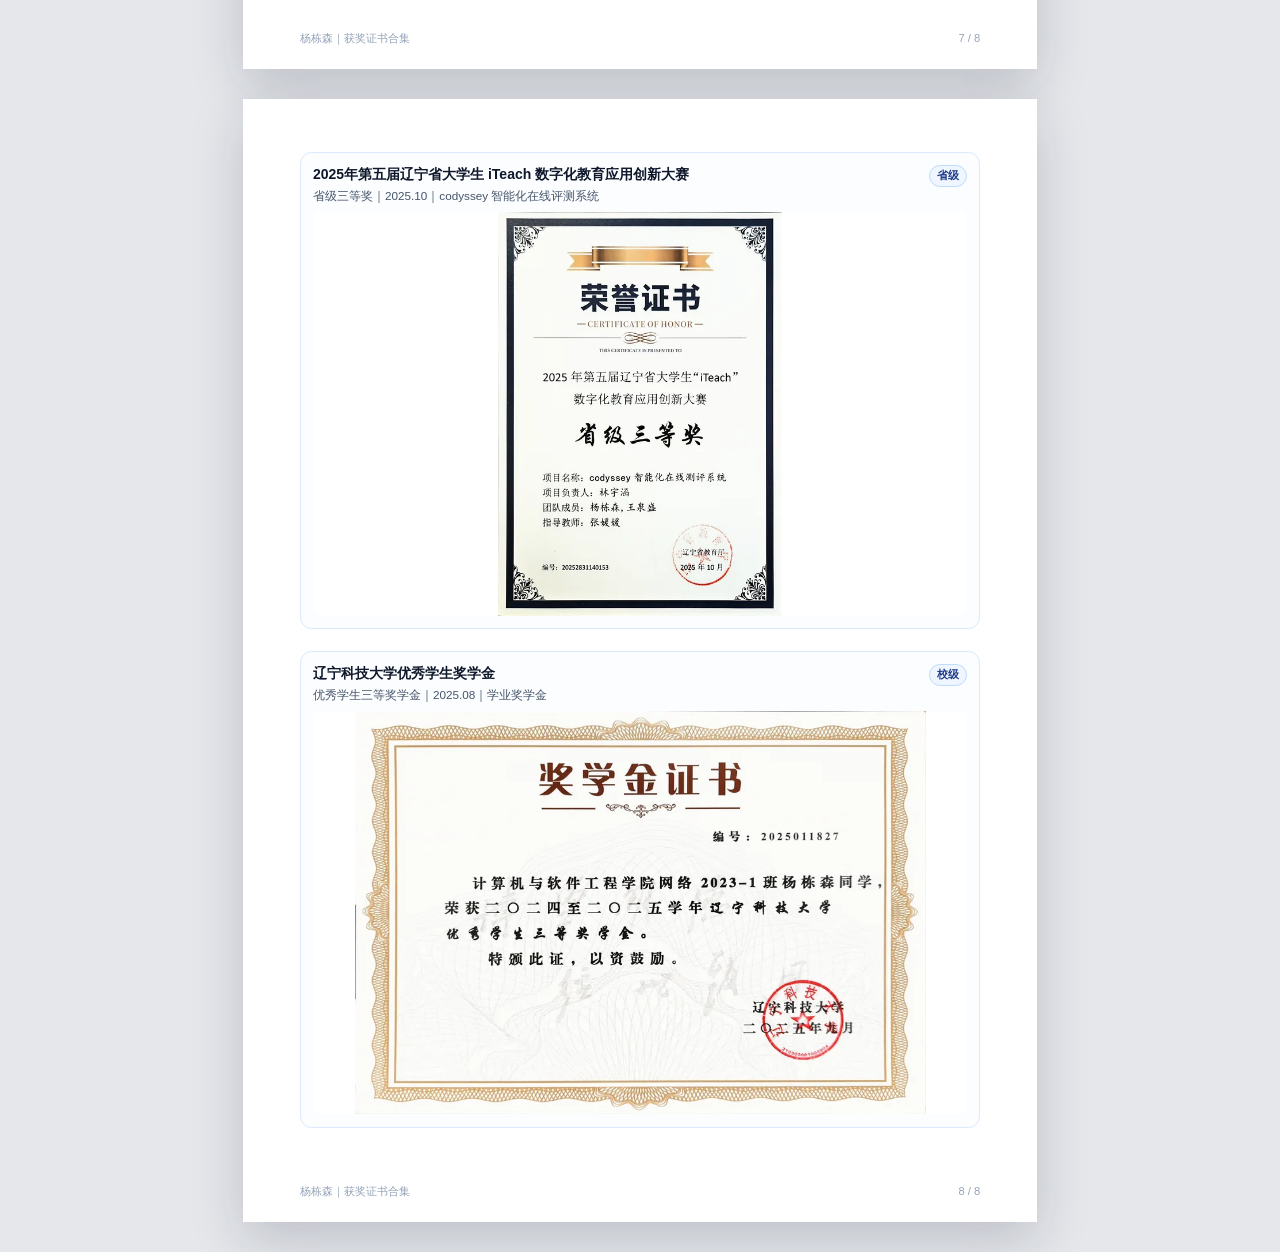
<file: site/certificates-pdf.html>
<!doctype html>
<html lang="zh-CN">
<head>
  <meta charset="utf-8" />
  <meta name="viewport" content="width=device-width, initial-scale=1" />
  <title>杨栋森 - 获奖证书合集</title>
  <style>
    @page { size: A4; margin: 0; }
    * { box-sizing: border-box; }
    body { margin: 0; background: #e5e7eb; color: #111827; font-family: "Noto Sans CJK SC", "Noto Sans SC", "Source Han Sans SC", "Microsoft YaHei", Arial, sans-serif; font-size: 10pt; line-height: 1.45; }
    .page { position: relative; width: 210mm; min-height: 297mm; margin: 0 auto; padding: 14mm 15mm 12mm; background: #fff; page-break-after: always; overflow: hidden; }
    .page:last-child { page-break-after: auto; }
    @media screen { .page { margin: 8mm auto; box-shadow: 0 18px 50px rgba(15,23,42,.18); } }
    @media print { body { background: #fff; } .page { margin: 0; box-shadow: none; } }
    h1 { margin: 0 0 4mm; font-size: 27pt; line-height: 1.12; color: #0f172a; letter-spacing: .04em; }
    h2 { margin: 0 0 2.5mm; font-size: 14pt; color: #0f172a; line-height: 1.25; }
    p { margin: 0 0 2mm; }
    .kicker { color: #2563eb; font-weight: 800; letter-spacing: .08em; margin-bottom: 2mm; }
    .subtitle { color: #334155; font-size: 12pt; margin-bottom: 5mm; }
    .contact { display: flex; flex-wrap: wrap; gap: 2mm 5mm; color: #475569; font-size: 9pt; margin-bottom: 7mm; }
    .note { border-left: 3px solid #2563eb; background: #f8fafc; padding: 3mm 4mm; color: #334155; margin: 6mm 0; }
    .toc { margin-top: 8mm; display: grid; grid-template-columns: 1fr 1fr; gap: 2.4mm 8mm; }
    .toc-item { border-bottom: 1px dashed #cbd5e1; padding-bottom: 1.5mm; font-size: 9.2pt; }
    .toc-item b { color: #1d4ed8; }
    .cert { height: 126mm; border: 1px solid #dbeafe; border-radius: 3mm; background: #fbfdff; padding: 3.2mm; margin-bottom: 6mm; display: grid; grid-template-rows: auto 1fr; gap: 2.2mm; break-inside: avoid; }
    .cert-head { display: grid; grid-template-columns: 1fr auto; gap: 4mm; align-items: start; }
    .cert-title { font-weight: 800; color: #0f172a; font-size: 10.5pt; line-height: 1.3; }
    .cert-meta { color: #475569; font-size: 8.8pt; margin-top: .8mm; }
    .badge { display: inline-block; border: 1px solid #bfdbfe; background: #eff6ff; color: #1e3a8a; border-radius: 999px; padding: .5mm 1.8mm; font-size: 8pt; font-weight: 800; white-space: nowrap; }
    .image-wrap { display: flex; align-items: center; justify-content: center; min-height: 0; border-radius: 2mm; background: #fff; overflow: hidden; }
    .image-wrap img { max-width: 100%; max-height: 100%; object-fit: contain; display: block; }
    .page-label { position: absolute; right: 15mm; bottom: 6mm; color: #94a3b8; font-size: 8.4pt; }
    .footer-note { position: absolute; left: 15mm; bottom: 6mm; color: #94a3b8; font-size: 8.4pt; }
  </style>
</head>
<body>
  <section class="page">
    <div class="kicker">AWARDS & CERTIFICATES</div>
    <h1>杨栋森<br />获奖证书合集</h1>
    <p class="subtitle">用于实习投递附件的获奖与证书照片整理版</p>
    <div class="contact"><span>在线简历：https://yds.nesoriel.cn</span><span>GitHub：github.com/YangYuS8</span><span>邮箱：yangyus8@163.com</span></div>
    <div class="note">本 PDF 汇总当前在线简历证书墙中的 14 项证书照片。简历正文仅保留重点奖项，完整证书图片在本附件中展示，便于投递阿里云、国聘网、Boss 直聘等平台时作为补充材料上传。</div>
    <h2>证书目录</h2>
    <div class="toc">
      <div class="toc-item"><b>01</b> 2024年辽宁省大学生智能技术应用大赛<br><span>一等奖｜2024.09 智能化在线程序测评系统</span></div>
      <div class="toc-item"><b>02</b> 2024年第六届全球校园人工智能算法精英大赛东北赛区省级选拔赛<br><span>一等奖｜2024.11 超声乳腺影像的 BIRADS 分类及特征识别</span></div>
      <div class="toc-item"><b>03</b> 2024年第六届全球校园人工智能算法精英大赛全国总决赛<br><span>三等奖｜2024.11 超声乳腺影像的 BIRADS 分类及特征识别</span></div>
      <div class="toc-item"><b>04</b> 2024年第三届辽宁省“中软国际--卓越杯”大数据挑战赛<br><span>二等奖｜2024.11 智能化在线程序测评系统</span></div>
      <div class="toc-item"><b>05</b> 2025年辽宁省 iCAN 创新创业大赛暨第十九届 iCAN 大学生创新创业大赛辽宁赛区选拔赛<br><span>二等奖｜2025.09 超音智检--智能移动的组台检测系统</span></div>
      <div class="toc-item"><b>06</b> 2024年第四届辽宁省大学生 iTeach 数字化教育应用创新大赛<br><span>省级二等奖｜2024.05 工具系统类</span></div>
      <div class="toc-item"><b>07</b> 2024年第三届辽宁省虚拟现实与新媒体创新设计大赛<br><span>二等奖｜2024.12 基于 Unity3D 的虚拟网络实验教学平台</span></div>
      <div class="toc-item"><b>08</b> 2023年辽宁省大学生数学建模竞赛<br><span>三等奖｜2023.08 数学建模竞赛</span></div>
      <div class="toc-item"><b>09</b> 2023年第三届中国高校大数据挑战赛<br><span>本科生组三等奖｜2024.03 大数据挑战赛</span></div>
      <div class="toc-item"><b>10</b> 2024年第五届辽宁省“中软国际--卓越杯”AI 挑战赛<br><span>省级三等奖｜2024.10 AI 挑战赛</span></div>
      <div class="toc-item"><b>11</b> 2024年辽宁省大学生智能技术应用大赛<br><span>三等奖｜2024.09 基于 PVS 剪枝算法的苏拉卡尔塔棋对战平台</span></div>
      <div class="toc-item"><b>12</b> 第二十七届中国机器人及人工智能大赛“海光杯”辽宁赛区选拔赛<br><span>三等奖｜2025.07 创新赛·人工智能创新赛</span></div>
      <div class="toc-item"><b>13</b> 2025年第五届辽宁省大学生 iTeach 数字化教育应用创新大赛<br><span>省级三等奖｜2025.10 codyssey 智能化在线评测系统</span></div>
      <div class="toc-item"><b>14</b> 辽宁科技大学优秀学生奖学金<br><span>优秀学生三等奖学金｜2025.08 学业奖学金</span></div>
    </div>
    <div class="footer-note">杨栋森｜获奖证书合集</div><div class="page-label">1 / 8</div>
  </section>
  <section class="page">
    <article class="cert">
      <div class="cert-head"><div><div class="cert-title">2024年辽宁省大学生智能技术应用大赛</div><div class="cert-meta">一等奖｜2024.09｜智能化在线程序测评系统</div></div><span class="badge">重点展示</span></div>
      <div class="image-wrap"><img src="assets/certificates/2024-liaoning-intelligent-tech-ojs-first.webp" alt="2024年辽宁省大学生智能技术应用大赛 一等奖证书" /></div>
    </article>
    <article class="cert">
      <div class="cert-head"><div><div class="cert-title">2024年第六届全球校园人工智能算法精英大赛东北赛区省级选拔赛</div><div class="cert-meta">一等奖｜2024.11｜超声乳腺影像的 BIRADS 分类及特征识别</div></div><span class="badge">重点展示</span></div>
      <div class="image-wrap"><img src="assets/certificates/2024-global-campus-ai-algorithm-ne-first.webp" alt="2024年第六届全球校园人工智能算法精英大赛东北赛区省级选拔赛 一等奖证书" /></div>
    </article>
    <div class="footer-note">杨栋森｜获奖证书合集</div><div class="page-label">2 / 8</div>
  </section>
  <section class="page">
    <article class="cert">
      <div class="cert-head"><div><div class="cert-title">2024年第六届全球校园人工智能算法精英大赛全国总决赛</div><div class="cert-meta">三等奖｜2024.11｜超声乳腺影像的 BIRADS 分类及特征识别</div></div><span class="badge">重点展示</span></div>
      <div class="image-wrap"><img src="assets/certificates/2024-global-campus-ai-algorithm-national-third.webp" alt="2024年第六届全球校园人工智能算法精英大赛全国总决赛 三等奖证书" /></div>
    </article>
    <article class="cert">
      <div class="cert-head"><div><div class="cert-title">2024年第三届辽宁省“中软国际--卓越杯”大数据挑战赛</div><div class="cert-meta">二等奖｜2024.11｜智能化在线程序测评系统</div></div><span class="badge">重点展示</span></div>
      <div class="image-wrap"><img src="assets/certificates/2024-liaoning-big-data-challenge-second.webp" alt="2024年第三届辽宁省“中软国际--卓越杯”大数据挑战赛 二等奖证书" /></div>
    </article>
    <div class="footer-note">杨栋森｜获奖证书合集</div><div class="page-label">3 / 8</div>
  </section>
  <section class="page">
    <article class="cert">
      <div class="cert-head"><div><div class="cert-title">2025年辽宁省 iCAN 创新创业大赛暨第十九届 iCAN 大学生创新创业大赛辽宁赛区选拔赛</div><div class="cert-meta">二等奖｜2025.09｜超音智检--智能移动的组台检测系统</div></div><span class="badge">重点展示</span></div>
      <div class="image-wrap"><img src="assets/certificates/2025-liaoning-ican-entrepreneurship-second.webp" alt="2025年辽宁省 iCAN 创新创业大赛暨第十九届 iCAN 大学生创新创业大赛辽宁赛区选拔赛 二等奖证书" /></div>
    </article>
    <article class="cert">
      <div class="cert-head"><div><div class="cert-title">2024年第四届辽宁省大学生 iTeach 数字化教育应用创新大赛</div><div class="cert-meta">省级二等奖｜2024.05｜工具系统类</div></div><span class="badge">重点展示</span></div>
      <div class="image-wrap"><img src="assets/certificates/2024-iteach-digital-education-second.webp" alt="2024年第四届辽宁省大学生 iTeach 数字化教育应用创新大赛 省级二等奖证书" /></div>
    </article>
    <div class="footer-note">杨栋森｜获奖证书合集</div><div class="page-label">4 / 8</div>
  </section>
  <section class="page">
    <article class="cert">
      <div class="cert-head"><div><div class="cert-title">2024年第三届辽宁省虚拟现实与新媒体创新设计大赛</div><div class="cert-meta">二等奖｜2024.12｜基于 Unity3D 的虚拟网络实验教学平台</div></div><span class="badge">省级</span></div>
      <div class="image-wrap"><img src="assets/certificates/2024-liaoning-vr-new-media-second.webp" alt="2024年第三届辽宁省虚拟现实与新媒体创新设计大赛 二等奖证书" /></div>
    </article>
    <article class="cert">
      <div class="cert-head"><div><div class="cert-title">2023年辽宁省大学生数学建模竞赛</div><div class="cert-meta">三等奖｜2023.08｜数学建模竞赛</div></div><span class="badge">省级</span></div>
      <div class="image-wrap"><img src="assets/certificates/2023-liaoning-math-modeling-third.webp" alt="2023年辽宁省大学生数学建模竞赛 三等奖证书" /></div>
    </article>
    <div class="footer-note">杨栋森｜获奖证书合集</div><div class="page-label">5 / 8</div>
  </section>
  <section class="page">
    <article class="cert">
      <div class="cert-head"><div><div class="cert-title">2023年第三届中国高校大数据挑战赛</div><div class="cert-meta">本科生组三等奖｜2024.03｜大数据挑战赛</div></div><span class="badge">竞赛</span></div>
      <div class="image-wrap"><img src="assets/certificates/2023-china-university-big-data-challenge-third.webp" alt="2023年第三届中国高校大数据挑战赛 本科生组三等奖证书" /></div>
    </article>
    <article class="cert">
      <div class="cert-head"><div><div class="cert-title">2024年第五届辽宁省“中软国际--卓越杯”AI 挑战赛</div><div class="cert-meta">省级三等奖｜2024.10｜AI 挑战赛</div></div><span class="badge">省级</span></div>
      <div class="image-wrap"><img src="assets/certificates/2024-csii-excellence-ai-challenge-third.webp" alt="2024年第五届辽宁省“中软国际--卓越杯”AI 挑战赛 省级三等奖证书" /></div>
    </article>
    <div class="footer-note">杨栋森｜获奖证书合集</div><div class="page-label">6 / 8</div>
  </section>
  <section class="page">
    <article class="cert">
      <div class="cert-head"><div><div class="cert-title">2024年辽宁省大学生智能技术应用大赛</div><div class="cert-meta">三等奖｜2024.09｜基于 PVS 剪枝算法的苏拉卡尔塔棋对战平台</div></div><span class="badge">省级</span></div>
      <div class="image-wrap"><img src="assets/certificates/2024-liaoning-intelligent-tech-surakarta-third.webp" alt="2024年辽宁省大学生智能技术应用大赛 三等奖证书" /></div>
    </article>
    <article class="cert">
      <div class="cert-head"><div><div class="cert-title">第二十七届中国机器人及人工智能大赛“海光杯”辽宁赛区选拔赛</div><div class="cert-meta">三等奖｜2025.07｜创新赛·人工智能创新赛</div></div><span class="badge">赛区</span></div>
      <div class="image-wrap"><img src="assets/certificates/2025-craic-liaoning-ai-innovation-third.webp" alt="第二十七届中国机器人及人工智能大赛“海光杯”辽宁赛区选拔赛 三等奖证书" /></div>
    </article>
    <div class="footer-note">杨栋森｜获奖证书合集</div><div class="page-label">7 / 8</div>
  </section>
  <section class="page">
    <article class="cert">
      <div class="cert-head"><div><div class="cert-title">2025年第五届辽宁省大学生 iTeach 数字化教育应用创新大赛</div><div class="cert-meta">省级三等奖｜2025.10｜codyssey 智能化在线评测系统</div></div><span class="badge">省级</span></div>
      <div class="image-wrap"><img src="assets/certificates/2025-iteach-codyssey-third.webp" alt="2025年第五届辽宁省大学生 iTeach 数字化教育应用创新大赛 省级三等奖证书" /></div>
    </article>
    <article class="cert">
      <div class="cert-head"><div><div class="cert-title">辽宁科技大学优秀学生奖学金</div><div class="cert-meta">优秀学生三等奖学金｜2025.08｜学业奖学金</div></div><span class="badge">校级</span></div>
      <div class="image-wrap"><img src="assets/certificates/2025-liaoning-university-scholarship-third.webp" alt="辽宁科技大学优秀学生奖学金 优秀学生三等奖学金证书" /></div>
    </article>
    <div class="footer-note">杨栋森｜获奖证书合集</div><div class="page-label">8 / 8</div>
  </section>
</body>
</html>
</file>
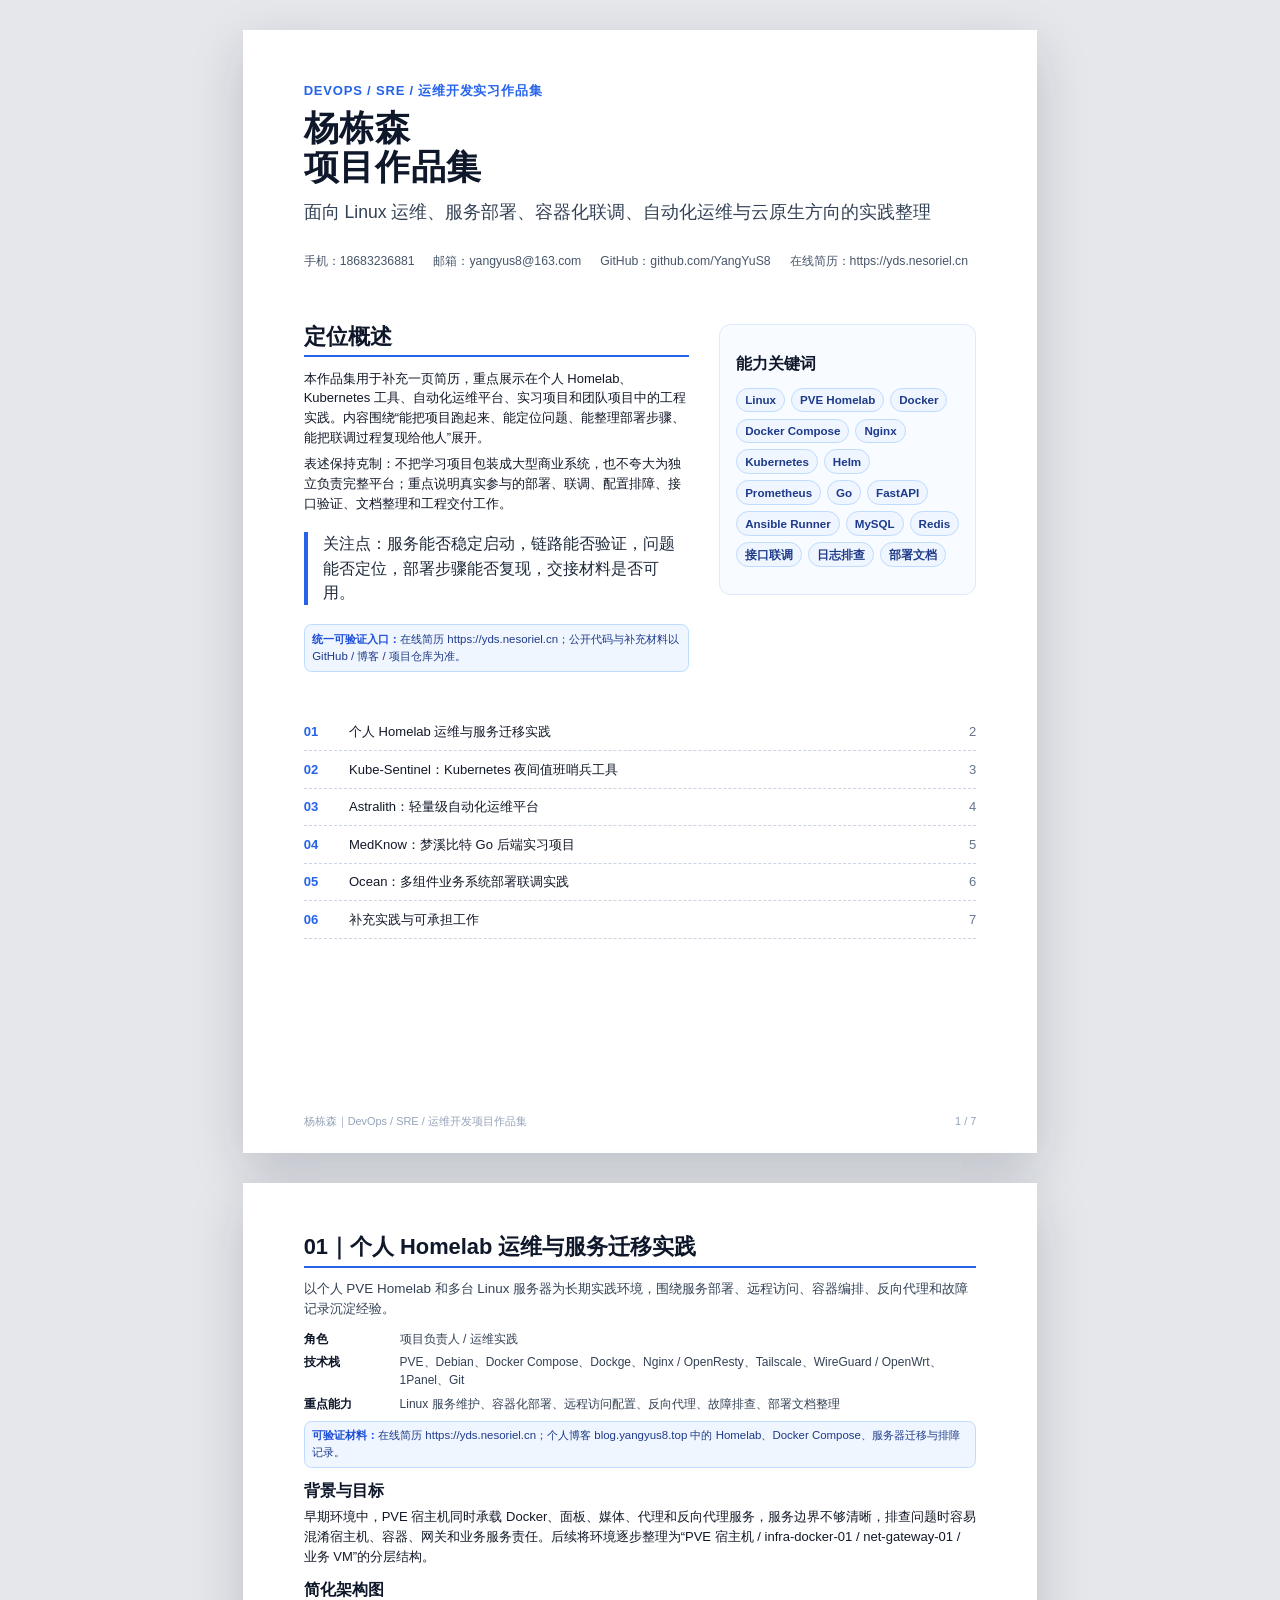
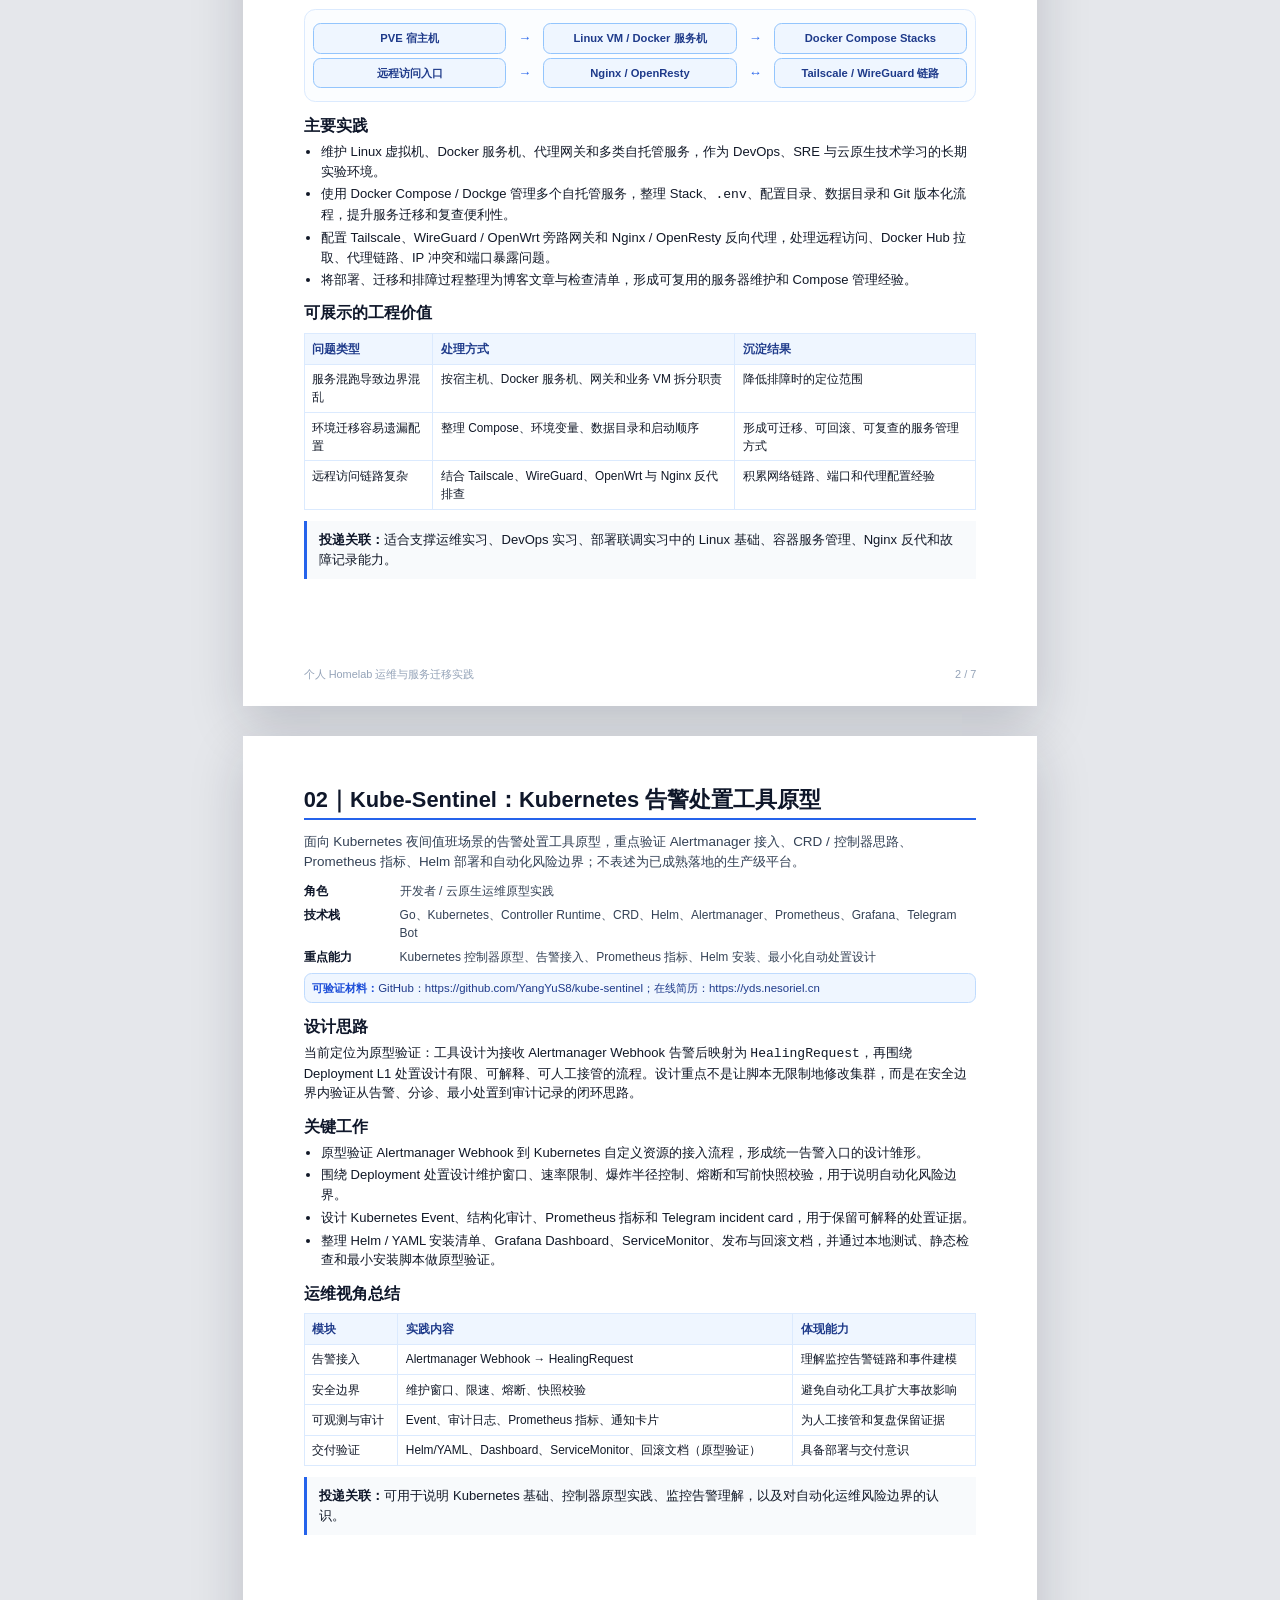
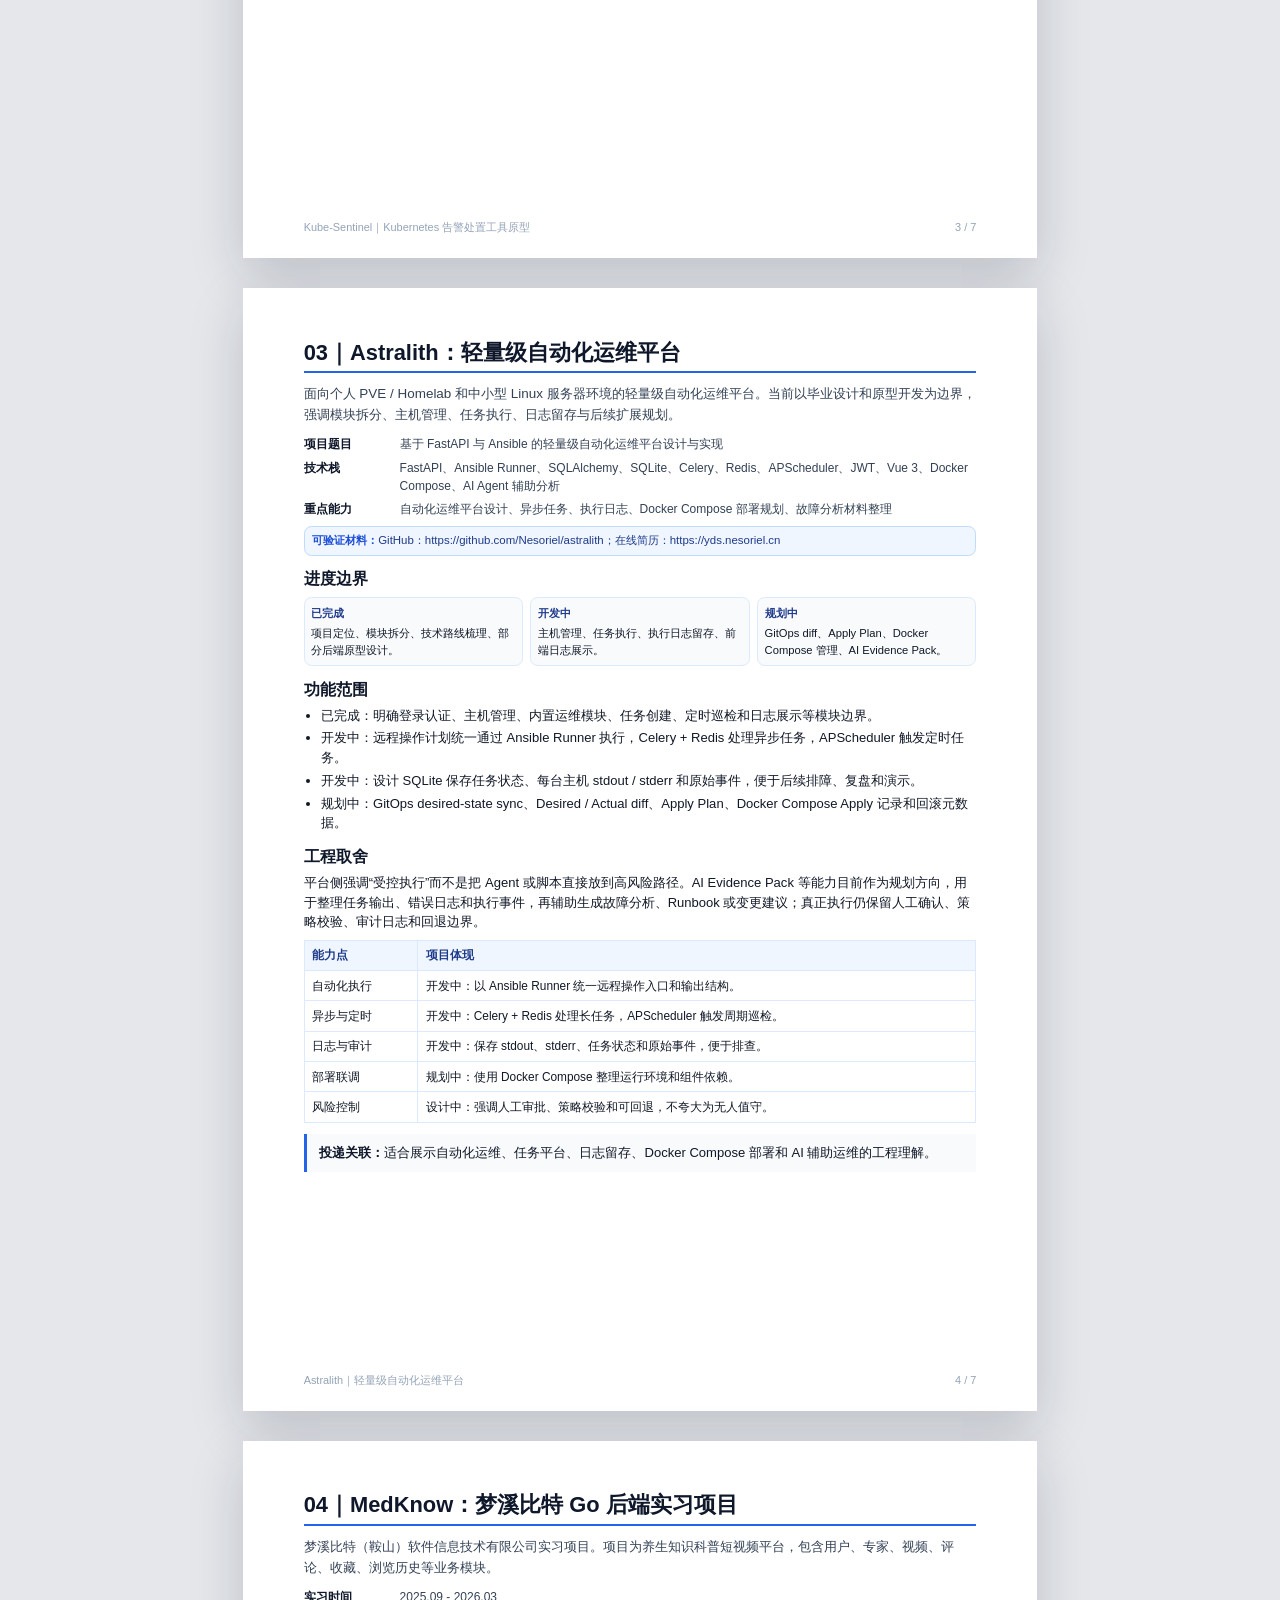
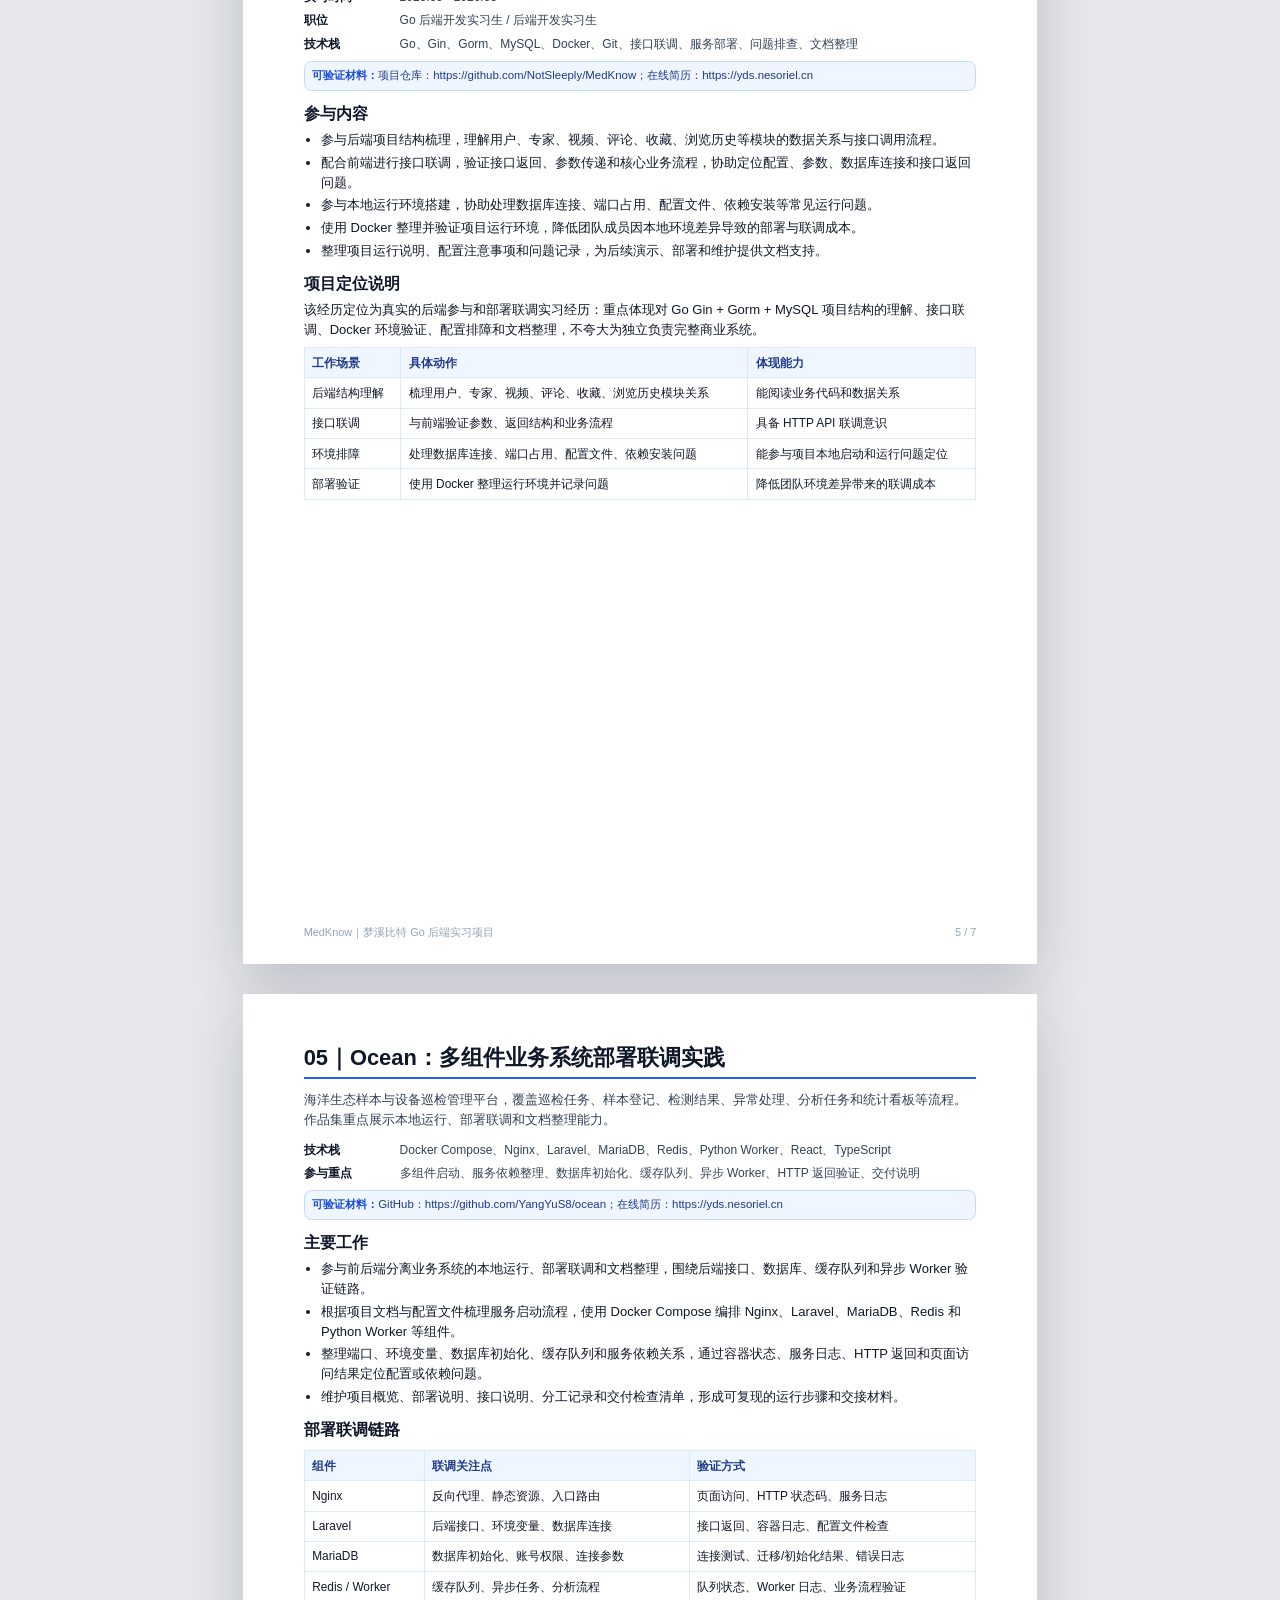
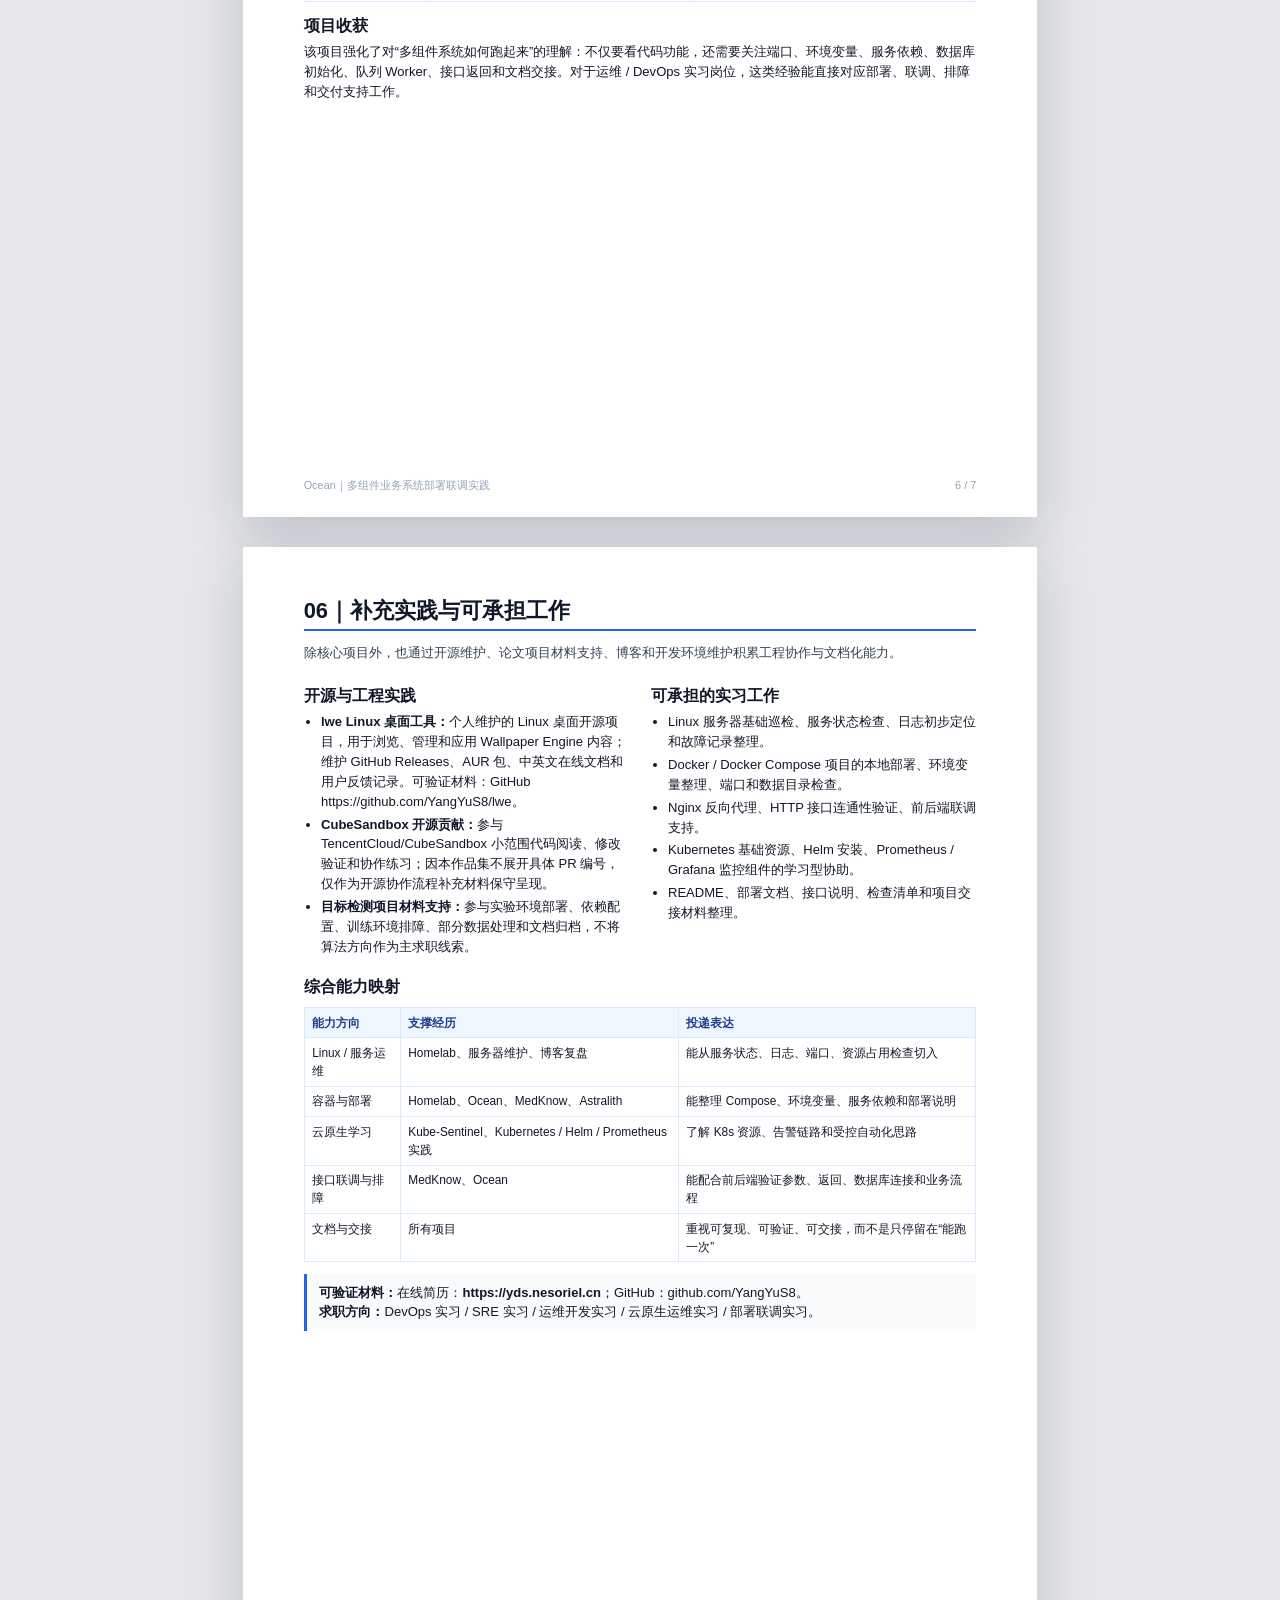
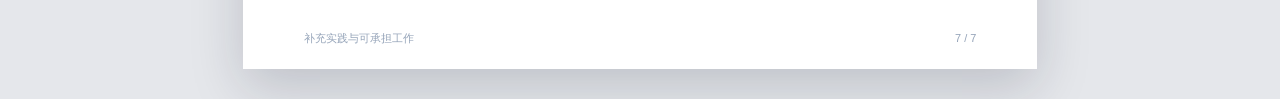
<file: site/portfolio-devops.html>
<!doctype html>
<html lang="zh-CN">
<head>
  <meta charset="utf-8" />
  <meta name="viewport" content="width=device-width, initial-scale=1" />
  <title>杨栋森 - DevOps / SRE / 运维开发项目作品集</title>
  <style>
    @page { size: A4; margin: 0; }
    * { box-sizing: border-box; }
    body {
      margin: 0;
      background: #e5e7eb;
      color: #111827;
      font-family: "Noto Sans CJK SC", "Noto Sans SC", "Source Han Sans SC", "Microsoft YaHei", Arial, sans-serif;
      font-size: 9.8pt;
      line-height: 1.52;
    }
    .page {
      position: relative;
      width: 210mm;
      min-height: 297mm;
      margin: 0 auto;
      padding: 13.5mm 16mm 12mm;
      background: #fff;
      page-break-after: always;
      overflow: hidden;
    }
    .page:last-child { page-break-after: auto; }
    @media screen { .page { margin: 8mm auto; box-shadow: 0 18px 50px rgba(15,23,42,.18); } }
    @media print { body { background: #fff; } .page { margin: 0; box-shadow: none; } }
    h1,h2,h3,p,ul,ol { margin-top: 0; }
    h1 { font-size: 26pt; line-height: 1.14; color: #0f172a; letter-spacing: .02em; margin-bottom: 3mm; }
    h2 { font-size: 16.4pt; line-height: 1.2; color: #0f172a; margin-bottom: 3mm; padding-bottom: 1.4mm; border-bottom: 2px solid #2563eb; }
    h3 { font-size: 12pt; color: #0f172a; margin: 3mm 0 1mm; }
    p { margin-bottom: 1.6mm; }
    ul { padding-left: 4.6mm; margin-bottom: 2mm; }
    li { margin: .75mm 0; }
    strong { color: #0f172a; font-weight: 800; }
    .kicker { color: #2563eb; font-weight: 800; letter-spacing: .06em; margin-bottom: 2mm; }
    .subtitle { font-size: 13.2pt; color: #334155; margin-bottom: 7mm; }
    .contact { display: flex; flex-wrap: wrap; gap: 2mm 5mm; color: #475569; font-size: 9.2pt; margin-top: 6mm; }
    .cover-grid { display: grid; grid-template-columns: 1.2fr .8fr; gap: 8mm; margin-top: 14mm; align-items: start; }
    .card { border: 1px solid #dbeafe; background: #f8fbff; border-radius: 3mm; padding: 4.2mm; }
    .muted { color: #475569; }
    .pill-list { display: flex; flex-wrap: wrap; gap: 1.6mm; margin: 3mm 0; }
    .pill { display: inline-block; border: 1px solid #bfdbfe; background: #eff6ff; color: #1e3a8a; border-radius: 999px; padding: .7mm 2.1mm; font-size: 8.7pt; font-weight: 700; }
    .toc { margin-top: 9mm; }
    .toc-row { display: grid; grid-template-columns: 9mm 1fr 10mm; gap: 3mm; align-items: baseline; padding: 2.2mm 0; border-bottom: 1px dashed #cbd5e1; }
    .toc-no { color: #2563eb; font-weight: 900; }
    .toc-page { text-align: right; color: #64748b; }
    .section-lead { color: #334155; font-size: 10.1pt; margin-bottom: 2.6mm; }
    .two-col { display: grid; grid-template-columns: 1fr 1fr; gap: 5.6mm; }
    .three-col { display: grid; grid-template-columns: repeat(3, 1fr); gap: 3.5mm; }
    .info { border-left: 3px solid #2563eb; padding: 2.4mm 3.4mm; background: #f8fafc; margin: 3mm 0; }
    .project-meta { display: grid; grid-template-columns: 24mm 1fr; gap: 1.4mm; font-size: 9pt; color: #334155; margin-bottom: 2mm; }
    .project-meta div:nth-child(odd) { font-weight: 800; color: #0f172a; }
    .compact li { margin: .8mm 0; }
    .table { width: 100%; border-collapse: collapse; margin: 2mm 0 2.8mm; font-size: 8.9pt; }
    .table th, .table td { border: 1px solid #dbeafe; padding: 1.5mm 2mm; vertical-align: top; }
    .table th { background: #eff6ff; color: #1e3a8a; text-align: left; }
    .page-label { position: absolute; right: 16mm; bottom: 6mm; color: #94a3b8; font-size: 8.2pt; }
    .footer-note { position: absolute; left: 16mm; bottom: 6mm; color: #94a3b8; font-size: 8.2pt; }
    .quote { font-size: 12pt; color: #1e293b; border-left: 4px solid #2563eb; padding-left: 4mm; margin: 5mm 0; }
    .small { font-size: 9pt; }
    .verify { border: 1px solid #bfdbfe; background: #eff6ff; color: #1e3a8a; border-radius: 2mm; padding: 1.4mm 2mm; margin: 1.8mm 0 2.2mm; font-size: 8.6pt; }
    .verify strong { color: #1d4ed8; }
    .status-grid { display: grid; grid-template-columns: repeat(3, 1fr); gap: 2mm; margin: 1.5mm 0 2mm; }
    .status-card { border: 1px solid #dbeafe; background: #f8fafc; border-radius: 2mm; padding: 1.7mm; font-size: 8.4pt; }
    .status-card b { display: block; color: #1e3a8a; margin-bottom: .8mm; }
    .arch { border: 1px solid #dbeafe; border-radius: 3mm; padding: 2.2mm; margin: 1.8mm 0 2.2mm; background: #fbfdff; }
    .arch-row { display: grid; grid-template-columns: 1fr 7mm 1fr 7mm 1fr; align-items: center; gap: 1.4mm; margin: 1.2mm 0; }
    .arch-box { border: 1px solid #93c5fd; background: #eff6ff; color: #1e3a8a; border-radius: 2mm; padding: 1.5mm; text-align: center; font-weight: 800; font-size: 8.4pt; }
    .arch-arrow { color: #2563eb; text-align: center; font-weight: 900; }
  </style>
</head>
<body>
  <section class="page">
    <div class="kicker">DEVOPS / SRE / 运维开发实习作品集</div>
    <h1>杨栋森<br />项目作品集</h1>
    <p class="subtitle">面向 Linux 运维、服务部署、容器化联调、自动化运维与云原生方向的实践整理</p>
    <div class="contact">
      <span>手机：18683236881</span><span>邮箱：yangyus8@163.com</span><span>GitHub：github.com/YangYuS8</span><span>在线简历：https://yds.nesoriel.cn</span>
    </div>
    <div class="cover-grid">
      <div>
        <h2>定位概述</h2>
        <p>本作品集用于补充一页简历，重点展示在个人 Homelab、Kubernetes 工具、自动化运维平台、实习项目和团队项目中的工程实践。内容围绕“能把项目跑起来、能定位问题、能整理部署步骤、能把联调过程复现给他人”展开。</p>
        <p>表述保持克制：不把学习项目包装成大型商业系统，也不夸大为独立负责完整平台；重点说明真实参与的部署、联调、配置排障、接口验证、文档整理和工程交付工作。</p>
        <div class="quote">关注点：服务能否稳定启动，链路能否验证，问题能否定位，部署步骤能否复现，交接材料是否可用。</div>
        <div class="verify"><strong>统一可验证入口：</strong>在线简历 https://yds.nesoriel.cn；公开代码与补充材料以 GitHub / 博客 / 项目仓库为准。</div>
      </div>
      <div class="card">
        <h3>能力关键词</h3>
        <div class="pill-list">
          <span class="pill">Linux</span><span class="pill">PVE Homelab</span><span class="pill">Docker</span><span class="pill">Docker Compose</span><span class="pill">Nginx</span><span class="pill">Kubernetes</span><span class="pill">Helm</span><span class="pill">Prometheus</span><span class="pill">Go</span><span class="pill">FastAPI</span><span class="pill">Ansible Runner</span><span class="pill">MySQL</span><span class="pill">Redis</span><span class="pill">接口联调</span><span class="pill">日志排查</span><span class="pill">部署文档</span>
        </div>
      </div>
    </div>
    <div class="toc">
      <div class="toc-row"><span class="toc-no">01</span><span>个人 Homelab 运维与服务迁移实践</span><span class="toc-page">2</span></div>
      <div class="toc-row"><span class="toc-no">02</span><span>Kube-Sentinel：Kubernetes 夜间值班哨兵工具</span><span class="toc-page">3</span></div>
      <div class="toc-row"><span class="toc-no">03</span><span>Astralith：轻量级自动化运维平台</span><span class="toc-page">4</span></div>
      <div class="toc-row"><span class="toc-no">04</span><span>MedKnow：梦溪比特 Go 后端实习项目</span><span class="toc-page">5</span></div>
      <div class="toc-row"><span class="toc-no">05</span><span>Ocean：多组件业务系统部署联调实践</span><span class="toc-page">6</span></div>
      <div class="toc-row"><span class="toc-no">06</span><span>补充实践与可承担工作</span><span class="toc-page">7</span></div>
    </div>
    <div class="footer-note">杨栋森｜DevOps / SRE / 运维开发项目作品集</div><div class="page-label">1 / 7</div>
  </section>

  <section class="page">
    <h2>01｜个人 Homelab 运维与服务迁移实践</h2>
    <p class="section-lead">以个人 PVE Homelab 和多台 Linux 服务器为长期实践环境，围绕服务部署、远程访问、容器编排、反向代理和故障记录沉淀经验。</p>
    <div class="project-meta"><div>角色</div><div>项目负责人 / 运维实践</div><div>技术栈</div><div>PVE、Debian、Docker Compose、Dockge、Nginx / OpenResty、Tailscale、WireGuard / OpenWrt、1Panel、Git</div><div>重点能力</div><div>Linux 服务维护、容器化部署、远程访问配置、反向代理、故障排查、部署文档整理</div></div>
    <div class="verify"><strong>可验证材料：</strong>在线简历 https://yds.nesoriel.cn；个人博客 blog.yangyus8.top 中的 Homelab、Docker Compose、服务器迁移与排障记录。</div>
    <h3>背景与目标</h3>
    <p>早期环境中，PVE 宿主机同时承载 Docker、面板、媒体、代理和反向代理服务，服务边界不够清晰，排查问题时容易混淆宿主机、容器、网关和业务服务责任。后续将环境逐步整理为“PVE 宿主机 / infra-docker-01 / net-gateway-01 / 业务 VM”的分层结构。</p>
    <h3>简化架构图</h3>
    <div class="arch">
      <div class="arch-row"><div class="arch-box">PVE 宿主机</div><div class="arch-arrow">→</div><div class="arch-box">Linux VM / Docker 服务机</div><div class="arch-arrow">→</div><div class="arch-box">Docker Compose Stacks</div></div>
      <div class="arch-row"><div class="arch-box">远程访问入口</div><div class="arch-arrow">→</div><div class="arch-box">Nginx / OpenResty</div><div class="arch-arrow">↔</div><div class="arch-box">Tailscale / WireGuard 链路</div></div>
    </div>
    <h3>主要实践</h3>
    <ul>
      <li>维护 Linux 虚拟机、Docker 服务机、代理网关和多类自托管服务，作为 DevOps、SRE 与云原生技术学习的长期实验环境。</li>
      <li>使用 Docker Compose / Dockge 管理多个自托管服务，整理 Stack、<code>.env</code>、配置目录、数据目录和 Git 版本化流程，提升服务迁移和复查便利性。</li>
      <li>配置 Tailscale、WireGuard / OpenWrt 旁路网关和 Nginx / OpenResty 反向代理，处理远程访问、Docker Hub 拉取、代理链路、IP 冲突和端口暴露问题。</li>
      <li>将部署、迁移和排障过程整理为博客文章与检查清单，形成可复用的服务器维护和 Compose 管理经验。</li>
    </ul>
    <h3>可展示的工程价值</h3>
    <table class="table"><tr><th>问题类型</th><th>处理方式</th><th>沉淀结果</th></tr><tr><td>服务混跑导致边界混乱</td><td>按宿主机、Docker 服务机、网关和业务 VM 拆分职责</td><td>降低排障时的定位范围</td></tr><tr><td>环境迁移容易遗漏配置</td><td>整理 Compose、环境变量、数据目录和启动顺序</td><td>形成可迁移、可回滚、可复查的服务管理方式</td></tr><tr><td>远程访问链路复杂</td><td>结合 Tailscale、WireGuard、OpenWrt 与 Nginx 反代排查</td><td>积累网络链路、端口和代理配置经验</td></tr></table>
    <div class="info"><strong>投递关联：</strong>适合支撑运维实习、DevOps 实习、部署联调实习中的 Linux 基础、容器服务管理、Nginx 反代和故障记录能力。</div>
    <div class="footer-note">个人 Homelab 运维与服务迁移实践</div><div class="page-label">2 / 7</div>
  </section>

  <section class="page">
    <h2>02｜Kube-Sentinel：Kubernetes 告警处置工具原型</h2>
    <p class="section-lead">面向 Kubernetes 夜间值班场景的告警处置工具原型，重点验证 Alertmanager 接入、CRD / 控制器思路、Prometheus 指标、Helm 部署和自动化风险边界；不表述为已成熟落地的生产级平台。</p>
    <div class="project-meta"><div>角色</div><div>开发者 / 云原生运维原型实践</div><div>技术栈</div><div>Go、Kubernetes、Controller Runtime、CRD、Helm、Alertmanager、Prometheus、Grafana、Telegram Bot</div><div>重点能力</div><div>Kubernetes 控制器原型、告警接入、Prometheus 指标、Helm 安装、最小化自动处置设计</div></div>
    <div class="verify"><strong>可验证材料：</strong>GitHub：https://github.com/YangYuS8/kube-sentinel；在线简历：https://yds.nesoriel.cn</div>
    <h3>设计思路</h3>
    <p>当前定位为原型验证：工具设计为接收 Alertmanager Webhook 告警后映射为 <code>HealingRequest</code>，再围绕 Deployment L1 处置设计有限、可解释、可人工接管的流程。设计重点不是让脚本无限制地修改集群，而是在安全边界内验证从告警、分诊、最小处置到审计记录的闭环思路。</p>
    <h3>关键工作</h3>
    <ul>
      <li>原型验证 Alertmanager Webhook 到 Kubernetes 自定义资源的接入流程，形成统一告警入口的设计雏形。</li>
      <li>围绕 Deployment 处置设计维护窗口、速率限制、爆炸半径控制、熔断和写前快照校验，用于说明自动化风险边界。</li>
      <li>设计 Kubernetes Event、结构化审计、Prometheus 指标和 Telegram incident card，用于保留可解释的处置证据。</li>
      <li>整理 Helm / YAML 安装清单、Grafana Dashboard、ServiceMonitor、发布与回滚文档，并通过本地测试、静态检查和最小安装脚本做原型验证。</li>
    </ul>
    <h3>运维视角总结</h3>
    <table class="table"><tr><th>模块</th><th>实践内容</th><th>体现能力</th></tr><tr><td>告警接入</td><td>Alertmanager Webhook → HealingRequest</td><td>理解监控告警链路和事件建模</td></tr><tr><td>安全边界</td><td>维护窗口、限速、熔断、快照校验</td><td>避免自动化工具扩大事故影响</td></tr><tr><td>可观测与审计</td><td>Event、审计日志、Prometheus 指标、通知卡片</td><td>为人工接管和复盘保留证据</td></tr><tr><td>交付验证</td><td>Helm/YAML、Dashboard、ServiceMonitor、回滚文档（原型验证）</td><td>具备部署与交付意识</td></tr></table>
    <div class="info"><strong>投递关联：</strong>可用于说明 Kubernetes 基础、控制器原型实践、监控告警理解，以及对自动化运维风险边界的认识。</div>
    <div class="footer-note">Kube-Sentinel｜Kubernetes 告警处置工具原型</div><div class="page-label">3 / 7</div>
  </section>

  <section class="page">
    <h2>03｜Astralith：轻量级自动化运维平台</h2>
    <p class="section-lead">面向个人 PVE / Homelab 和中小型 Linux 服务器环境的轻量级自动化运维平台。当前以毕业设计和原型开发为边界，强调模块拆分、主机管理、任务执行、日志留存与后续扩展规划。</p>
    <div class="project-meta"><div>项目题目</div><div>基于 FastAPI 与 Ansible 的轻量级自动化运维平台设计与实现</div><div>技术栈</div><div>FastAPI、Ansible Runner、SQLAlchemy、SQLite、Celery、Redis、APScheduler、JWT、Vue 3、Docker Compose、AI Agent 辅助分析</div><div>重点能力</div><div>自动化运维平台设计、异步任务、执行日志、Docker Compose 部署规划、故障分析材料整理</div></div>
    <div class="verify"><strong>可验证材料：</strong>GitHub：https://github.com/Nesoriel/astralith；在线简历：https://yds.nesoriel.cn</div>
    <h3>进度边界</h3>
    <div class="status-grid">
      <div class="status-card"><b>已完成</b>项目定位、模块拆分、技术路线梳理、部分后端原型设计。</div>
      <div class="status-card"><b>开发中</b>主机管理、任务执行、执行日志留存、前端日志展示。</div>
      <div class="status-card"><b>规划中</b>GitOps diff、Apply Plan、Docker Compose 管理、AI Evidence Pack。</div>
    </div>
    <h3>功能范围</h3>
    <ul>
      <li>已完成：明确登录认证、主机管理、内置运维模块、任务创建、定时巡检和日志展示等模块边界。</li>
      <li>开发中：远程操作计划统一通过 Ansible Runner 执行，Celery + Redis 处理异步任务，APScheduler 触发定时任务。</li>
      <li>开发中：设计 SQLite 保存任务状态、每台主机 stdout / stderr 和原始事件，便于后续排障、复盘和演示。</li>
      <li>规划中：GitOps desired-state sync、Desired / Actual diff、Apply Plan、Docker Compose Apply 记录和回滚元数据。</li>
    </ul>
    <h3>工程取舍</h3>
    <p>平台侧强调“受控执行”而不是把 Agent 或脚本直接放到高风险路径。AI Evidence Pack 等能力目前作为规划方向，用于整理任务输出、错误日志和执行事件，再辅助生成故障分析、Runbook 或变更建议；真正执行仍保留人工确认、策略校验、审计日志和回退边界。</p>
    <table class="table"><tr><th>能力点</th><th>项目体现</th></tr><tr><td>自动化执行</td><td>开发中：以 Ansible Runner 统一远程操作入口和输出结构。</td></tr><tr><td>异步与定时</td><td>开发中：Celery + Redis 处理长任务，APScheduler 触发周期巡检。</td></tr><tr><td>日志与审计</td><td>开发中：保存 stdout、stderr、任务状态和原始事件，便于排查。</td></tr><tr><td>部署联调</td><td>规划中：使用 Docker Compose 整理运行环境和组件依赖。</td></tr><tr><td>风险控制</td><td>设计中：强调人工审批、策略校验和可回退，不夸大为无人值守。</td></tr></table>
    <div class="info"><strong>投递关联：</strong>适合展示自动化运维、任务平台、日志留存、Docker Compose 部署和 AI 辅助运维的工程理解。</div>
    <div class="footer-note">Astralith｜轻量级自动化运维平台</div><div class="page-label">4 / 7</div>
  </section>

  <section class="page">
    <h2>04｜MedKnow：梦溪比特 Go 后端实习项目</h2>
    <p class="section-lead">梦溪比特（鞍山）软件信息技术有限公司实习项目。项目为养生知识科普短视频平台，包含用户、专家、视频、评论、收藏、浏览历史等业务模块。</p>
    <div class="project-meta"><div>实习时间</div><div>2025.09 - 2026.03</div><div>职位</div><div>Go 后端开发实习生 / 后端开发实习生</div><div>技术栈</div><div>Go、Gin、Gorm、MySQL、Docker、Git、接口联调、服务部署、问题排查、文档整理</div></div>
    <div class="verify"><strong>可验证材料：</strong>项目仓库：https://github.com/NotSleeply/MedKnow；在线简历：https://yds.nesoriel.cn</div>
    <h3>参与内容</h3>
    <ul>
      <li>参与后端项目结构梳理，理解用户、专家、视频、评论、收藏、浏览历史等模块的数据关系与接口调用流程。</li>
      <li>配合前端进行接口联调，验证接口返回、参数传递和核心业务流程，协助定位配置、参数、数据库连接和接口返回问题。</li>
      <li>参与本地运行环境搭建，协助处理数据库连接、端口占用、配置文件、依赖安装等常见运行问题。</li>
      <li>使用 Docker 整理并验证项目运行环境，降低团队成员因本地环境差异导致的部署与联调成本。</li>
      <li>整理项目运行说明、配置注意事项和问题记录，为后续演示、部署和维护提供文档支持。</li>
    </ul>
    <h3>项目定位说明</h3>
    <p>该经历定位为真实的后端参与和部署联调实习经历：重点体现对 Go Gin + Gorm + MySQL 项目结构的理解、接口联调、Docker 环境验证、配置排障和文档整理，不夸大为独立负责完整商业系统。</p>
    <table class="table"><tr><th>工作场景</th><th>具体动作</th><th>体现能力</th></tr><tr><td>后端结构理解</td><td>梳理用户、专家、视频、评论、收藏、浏览历史模块关系</td><td>能阅读业务代码和数据关系</td></tr><tr><td>接口联调</td><td>与前端验证参数、返回结构和业务流程</td><td>具备 HTTP API 联调意识</td></tr><tr><td>环境排障</td><td>处理数据库连接、端口占用、配置文件、依赖安装问题</td><td>能参与项目本地启动和运行问题定位</td></tr><tr><td>部署验证</td><td>使用 Docker 整理运行环境并记录问题</td><td>降低团队环境差异带来的联调成本</td></tr></table>
    <div class="footer-note">MedKnow｜梦溪比特 Go 后端实习项目</div><div class="page-label">5 / 7</div>
  </section>

  <section class="page">
    <h2>05｜Ocean：多组件业务系统部署联调实践</h2>
    <p class="section-lead">海洋生态样本与设备巡检管理平台，覆盖巡检任务、样本登记、检测结果、异常处理、分析任务和统计看板等流程。作品集重点展示本地运行、部署联调和文档整理能力。</p>
    <div class="project-meta"><div>技术栈</div><div>Docker Compose、Nginx、Laravel、MariaDB、Redis、Python Worker、React、TypeScript</div><div>参与重点</div><div>多组件启动、服务依赖整理、数据库初始化、缓存队列、异步 Worker、HTTP 返回验证、交付说明</div></div>
    <div class="verify"><strong>可验证材料：</strong>GitHub：https://github.com/YangYuS8/ocean；在线简历：https://yds.nesoriel.cn</div>
    <h3>主要工作</h3>
    <ul>
      <li>参与前后端分离业务系统的本地运行、部署联调和文档整理，围绕后端接口、数据库、缓存队列和异步 Worker 验证链路。</li>
      <li>根据项目文档与配置文件梳理服务启动流程，使用 Docker Compose 编排 Nginx、Laravel、MariaDB、Redis 和 Python Worker 等组件。</li>
      <li>整理端口、环境变量、数据库初始化、缓存队列和服务依赖关系，通过容器状态、服务日志、HTTP 返回和页面访问结果定位配置或依赖问题。</li>
      <li>维护项目概览、部署说明、接口说明、分工记录和交付检查清单，形成可复现的运行步骤和交接材料。</li>
    </ul>
    <h3>部署联调链路</h3>
    <table class="table"><tr><th>组件</th><th>联调关注点</th><th>验证方式</th></tr><tr><td>Nginx</td><td>反向代理、静态资源、入口路由</td><td>页面访问、HTTP 状态码、服务日志</td></tr><tr><td>Laravel</td><td>后端接口、环境变量、数据库连接</td><td>接口返回、容器日志、配置文件检查</td></tr><tr><td>MariaDB</td><td>数据库初始化、账号权限、连接参数</td><td>连接测试、迁移/初始化结果、错误日志</td></tr><tr><td>Redis / Worker</td><td>缓存队列、异步任务、分析流程</td><td>队列状态、Worker 日志、业务流程验证</td></tr></table>
    <h3>项目收获</h3>
    <p>该项目强化了对“多组件系统如何跑起来”的理解：不仅要看代码功能，还需要关注端口、环境变量、服务依赖、数据库初始化、队列 Worker、接口返回和文档交接。对于运维 / DevOps 实习岗位，这类经验能直接对应部署、联调、排障和交付支持工作。</p>
    <div class="footer-note">Ocean｜多组件业务系统部署联调实践</div><div class="page-label">6 / 7</div>
  </section>

  <section class="page">
    <h2>06｜补充实践与可承担工作</h2>
    <p class="section-lead">除核心项目外，也通过开源维护、论文项目材料支持、博客和开发环境维护积累工程协作与文档化能力。</p>
    <div class="two-col">
      <div>
        <h3>开源与工程实践</h3>
        <ul class="compact">
          <li><strong>lwe Linux 桌面工具：</strong>个人维护的 Linux 桌面开源项目，用于浏览、管理和应用 Wallpaper Engine 内容；维护 GitHub Releases、AUR 包、中英文在线文档和用户反馈记录。可验证材料：GitHub https://github.com/YangYuS8/lwe。</li>
          <li><strong>CubeSandbox 开源贡献：</strong>参与 TencentCloud/CubeSandbox 小范围代码阅读、修改验证和协作练习；因本作品集不展开具体 PR 编号，仅作为开源协作流程补充材料保守呈现。</li>
          <li><strong>目标检测项目材料支持：</strong>参与实验环境部署、依赖配置、训练环境排障、部分数据处理和文档归档，不将算法方向作为主求职线索。</li>
        </ul>
      </div>
      <div>
        <h3>可承担的实习工作</h3>
        <ul class="compact">
          <li>Linux 服务器基础巡检、服务状态检查、日志初步定位和故障记录整理。</li>
          <li>Docker / Docker Compose 项目的本地部署、环境变量整理、端口和数据目录检查。</li>
          <li>Nginx 反向代理、HTTP 接口连通性验证、前后端联调支持。</li>
          <li>Kubernetes 基础资源、Helm 安装、Prometheus / Grafana 监控组件的学习型协助。</li>
          <li>README、部署文档、接口说明、检查清单和项目交接材料整理。</li>
        </ul>
      </div>
    </div>
    <h3>综合能力映射</h3>
    <table class="table"><tr><th>能力方向</th><th>支撑经历</th><th>投递表达</th></tr><tr><td>Linux / 服务运维</td><td>Homelab、服务器维护、博客复盘</td><td>能从服务状态、日志、端口、资源占用检查切入</td></tr><tr><td>容器与部署</td><td>Homelab、Ocean、MedKnow、Astralith</td><td>能整理 Compose、环境变量、服务依赖和部署说明</td></tr><tr><td>云原生学习</td><td>Kube-Sentinel、Kubernetes / Helm / Prometheus 实践</td><td>了解 K8s 资源、告警链路和受控自动化思路</td></tr><tr><td>接口联调与排障</td><td>MedKnow、Ocean</td><td>能配合前后端验证参数、返回、数据库连接和业务流程</td></tr><tr><td>文档与交接</td><td>所有项目</td><td>重视可复现、可验证、可交接，而不是只停留在“能跑一次”</td></tr></table>
    <div class="info"><strong>可验证材料：</strong>在线简历：<strong>https://yds.nesoriel.cn</strong>；GitHub：github.com/YangYuS8。<br><strong>求职方向：</strong>DevOps 实习 / SRE 实习 / 运维开发实习 / 云原生运维实习 / 部署联调实习。</div>
    <div class="footer-note">补充实践与可承担工作</div><div class="page-label">7 / 7</div>
  </section>
</body>
</html>
</file>
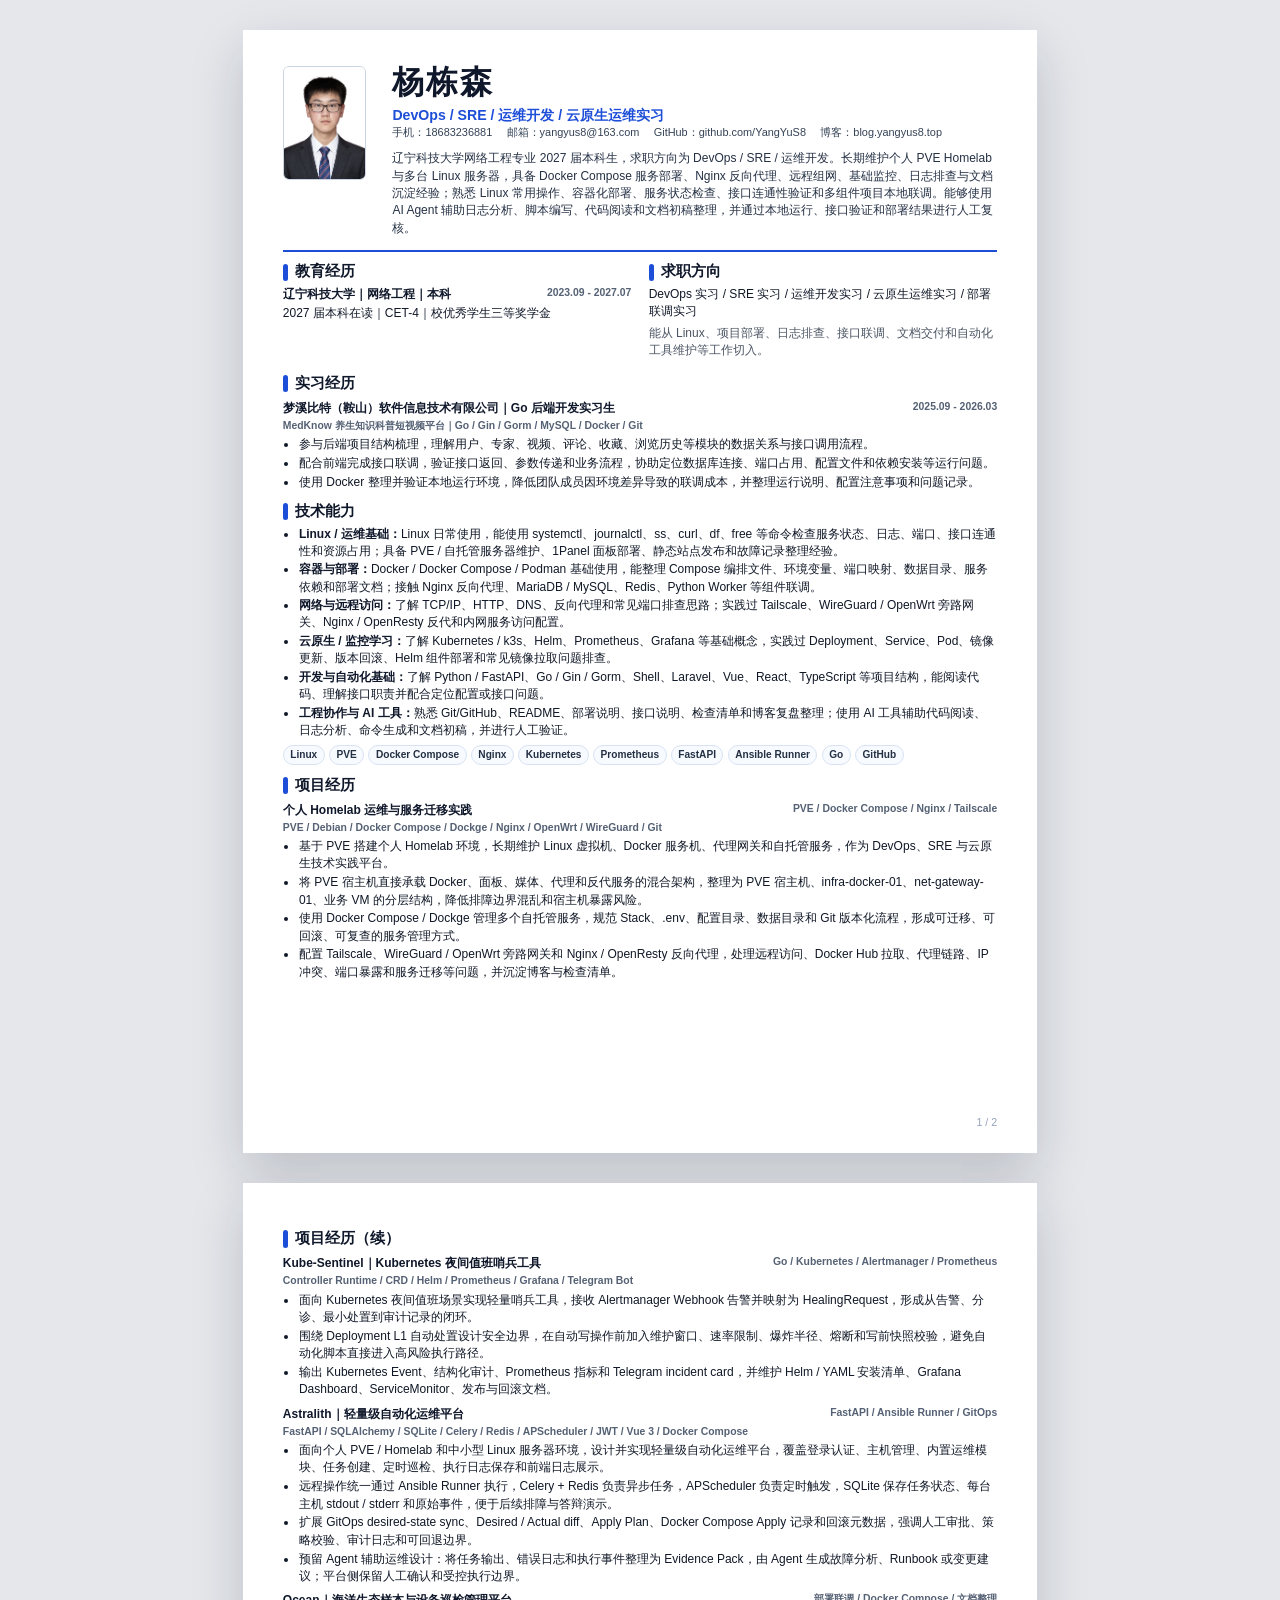
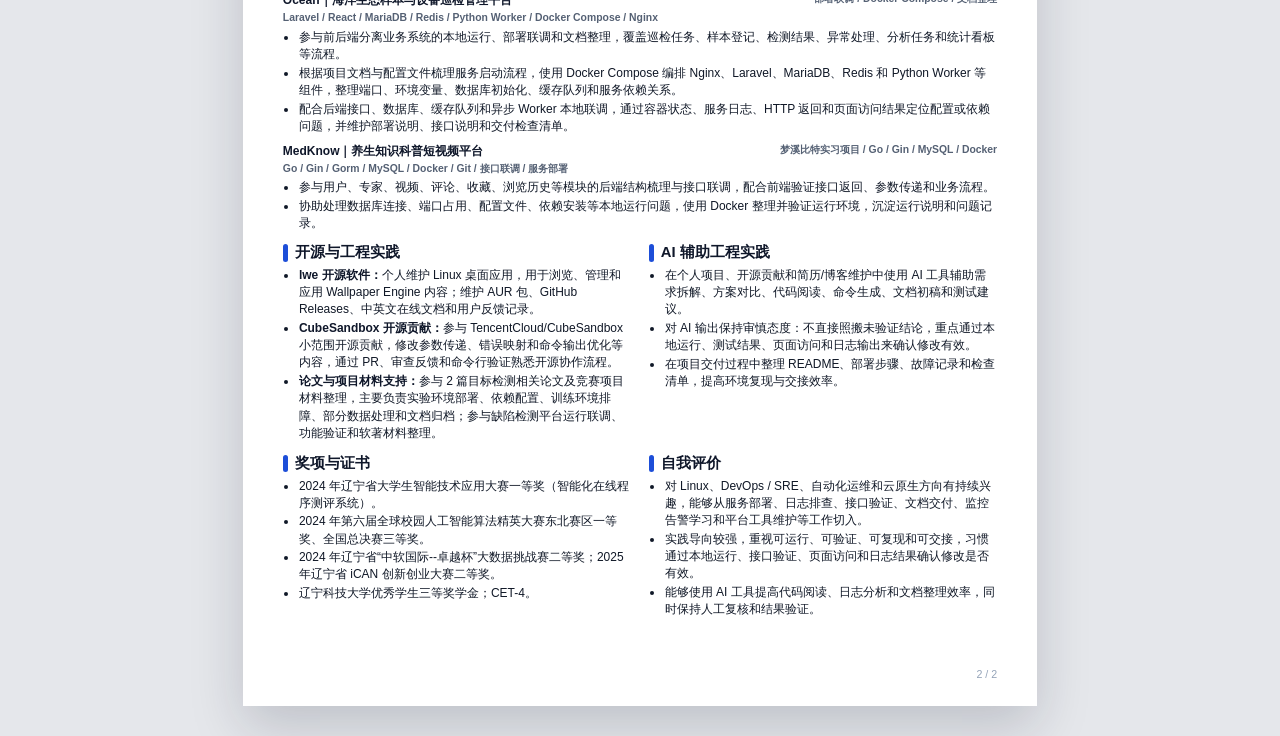
<file: site/resume-print.html>
<!doctype html>
<html lang="zh-CN">
  <head>
    <meta charset="utf-8" />
    <meta name="viewport" content="width=device-width, initial-scale=1" />
    <title>杨栋森 - DevOps / SRE / 运维开发实习简历 PDF</title>
    <style>
      @page { size: A4; margin: 0; }
      * { box-sizing: border-box; }
      body {
        margin: 0;
        color: #101827;
        background: #e5e7eb;
        font-family: "Noto Sans CJK SC", "Noto Sans SC", "Source Han Sans SC", "Microsoft YaHei", Arial, sans-serif;
        font-size: 9pt;
        line-height: 1.44;
      }
      .page {
        position: relative;
        width: 210mm;
        min-height: 297mm;
        margin: 0 auto;
        padding: 9.5mm 10.5mm 8.5mm;
        background: #ffffff;
        page-break-after: always;
      }
      .page:last-child { page-break-after: auto; }
      .hero {
        display: grid;
        grid-template-columns: 23mm 1fr;
        gap: 6mm;
        align-items: start;
        padding-bottom: 3.5mm;
        border-bottom: 2px solid #1d4ed8;
      }
      h1 { margin: 0 0 1.7mm; color: #0f172a; font-size: 24pt; line-height: 1; letter-spacing: 0.06em; }
      .role { color: #1d4ed8; font-size: 10.6pt; font-weight: 800; }
      .contact { display: flex; flex-wrap: wrap; gap: 1.1mm 3.8mm; align-items: center; color: #344256; font-size: 8.2pt; }
      .portrait { justify-self: start; width: 22mm; height: 30mm; margin: 0; overflow: hidden; border: 1px solid #cbd5e1; border-radius: 1.6mm; background: #ffffff; }
      .portrait img { display: block; width: 100%; height: 100%; object-fit: cover; }
      .summary { margin: 2.6mm 0 0; color: #243044; }
      .section { margin-top: 3mm; }
      .section-title { display: flex; align-items: center; gap: 1.8mm; margin: 0 0 1.35mm; color: #0f172a; font-size: 11.1pt; line-height: 1.2; }
      .section-title::before { content: ""; width: 1.4mm; height: 4.6mm; border-radius: 999px; background: #1d4ed8; }
      .split { display: grid; grid-template-columns: 1fr 1fr; gap: 4.6mm; }
      .item { margin-top: 1.9mm; }
      .item:first-child { margin-top: 0; }
      .item-head { display: flex; justify-content: space-between; gap: 3.4mm; margin-bottom: 0.45mm; color: #0f172a; font-weight: 800; }
      .item-head span, .meta { color: #556174; font-size: 7.8pt; font-weight: 650; }
      .meta { margin-bottom: 0.7mm; }
      p { margin: 0 0 1.1mm; }
      ul { margin: 0; padding-left: 4.1mm; }
      li { margin: 0.42mm 0; padding-left: 0.15mm; }
      strong { color: #0f172a; font-weight: 800; }
      .pill-list { display: flex; flex-wrap: wrap; gap: 1.15mm; margin-top: 1.45mm; }
      .pill { display: inline-flex; align-items: center; padding: 0.55mm 1.7mm; border: 1px solid #d8e2f3; border-radius: 999px; background: #f7fbff; color: #243044; font-size: 7.6pt; font-weight: 650; }
      .note { color: #4b5563; }
      .compact-list li { margin: 0.34mm 0; }
      .page-label { position: absolute; right: 10.5mm; bottom: 6mm; color: #94a3b8; font-size: 8pt; }
      @media screen { .page { margin: 8mm auto; box-shadow: 0 20px 50px rgba(15, 23, 42, 0.18); } }
      @media print { body { background: #ffffff; } .page { margin: 0; box-shadow: none; } }
    </style>
  </head>
  <body>
    <section class="page">
      <header class="hero">
        <figure class="portrait" aria-label="证件照">
          <img src="assets/avatar-pdf.webp" alt="杨栋森证件照" />
        </figure>
        <div>
          <h1>杨栋森</h1>
          <div class="role">DevOps / SRE / 运维开发 / 云原生运维实习</div>
          <div class="contact">
            <span>手机：18683236881</span>
            <span>邮箱：yangyus8@163.com</span>
            <span>GitHub：github.com/YangYuS8</span>
            <span>博客：blog.yangyus8.top</span>
          </div>
          <p class="summary">
            辽宁科技大学网络工程专业 2027 届本科生，求职方向为 DevOps / SRE / 运维开发。长期维护个人 PVE Homelab 与多台 Linux 服务器，具备 Docker Compose 服务部署、Nginx 反向代理、远程组网、基础监控、日志排查与文档沉淀经验；熟悉 Linux 常用操作、容器化部署、服务状态检查、接口连通性验证和多组件项目本地联调。能够使用 AI Agent 辅助日志分析、脚本编写、代码阅读和文档初稿整理，并通过本地运行、接口验证和部署结果进行人工复核。
          </p>
        </div>
      </header>

      <section class="section split">
        <div>
          <h2 class="section-title">教育经历</h2>
          <div class="item-head"><strong>辽宁科技大学｜网络工程｜本科</strong><span>2023.09 - 2027.07</span></div>
          <p>2027 届本科在读｜CET-4｜校优秀学生三等奖学金</p>
        </div>
        <div>
          <h2 class="section-title">求职方向</h2>
          <p>DevOps 实习 / SRE 实习 / 运维开发实习 / 云原生运维实习 / 部署联调实习</p>
          <p class="note">能从 Linux、项目部署、日志排查、接口联调、文档交付和自动化工具维护等工作切入。</p>
        </div>
      </section>

      <section class="section">
        <h2 class="section-title">实习经历</h2>
        <article class="item">
          <div class="item-head"><strong>梦溪比特（鞍山）软件信息技术有限公司｜Go 后端开发实习生</strong><span>2025.09 - 2026.03</span></div>
          <div class="meta">MedKnow 养生知识科普短视频平台｜Go / Gin / Gorm / MySQL / Docker / Git</div>
          <ul>
            <li>参与后端项目结构梳理，理解用户、专家、视频、评论、收藏、浏览历史等模块的数据关系与接口调用流程。</li>
            <li>配合前端完成接口联调，验证接口返回、参数传递和业务流程，协助定位数据库连接、端口占用、配置文件和依赖安装等运行问题。</li>
            <li>使用 Docker 整理并验证本地运行环境，降低团队成员因环境差异导致的联调成本，并整理运行说明、配置注意事项和问题记录。</li>
          </ul>
        </article>
      </section>

      <section class="section">
        <h2 class="section-title">技术能力</h2>
        <ul class="compact-list">
          <li><strong>Linux / 运维基础：</strong>Linux 日常使用，能使用 systemctl、journalctl、ss、curl、df、free 等命令检查服务状态、日志、端口、接口连通性和资源占用；具备 PVE / 自托管服务器维护、1Panel 面板部署、静态站点发布和故障记录整理经验。</li>
          <li><strong>容器与部署：</strong>Docker / Docker Compose / Podman 基础使用，能整理 Compose 编排文件、环境变量、端口映射、数据目录、服务依赖和部署文档；接触 Nginx 反向代理、MariaDB / MySQL、Redis、Python Worker 等组件联调。</li>
          <li><strong>网络与远程访问：</strong>了解 TCP/IP、HTTP、DNS、反向代理和常见端口排查思路；实践过 Tailscale、WireGuard / OpenWrt 旁路网关、Nginx / OpenResty 反代和内网服务访问配置。</li>
          <li><strong>云原生 / 监控学习：</strong>了解 Kubernetes / k3s、Helm、Prometheus、Grafana 等基础概念，实践过 Deployment、Service、Pod、镜像更新、版本回滚、Helm 组件部署和常见镜像拉取问题排查。</li>
          <li><strong>开发与自动化基础：</strong>了解 Python / FastAPI、Go / Gin / Gorm、Shell、Laravel、Vue、React、TypeScript 等项目结构，能阅读代码、理解接口职责并配合定位配置或接口问题。</li>
          <li><strong>工程协作与 AI 工具：</strong>熟悉 Git/GitHub、README、部署说明、接口说明、检查清单和博客复盘整理；使用 AI 工具辅助代码阅读、日志分析、命令生成和文档初稿，并进行人工验证。</li>
        </ul>
        <div class="pill-list">
          <span class="pill">Linux</span><span class="pill">PVE</span><span class="pill">Docker Compose</span><span class="pill">Nginx</span><span class="pill">Kubernetes</span><span class="pill">Prometheus</span><span class="pill">FastAPI</span><span class="pill">Ansible Runner</span><span class="pill">Go</span><span class="pill">GitHub</span>
        </div>
      </section>

      <section class="section">
        <h2 class="section-title">项目经历</h2>
        <article class="item">
          <div class="item-head"><strong>个人 Homelab 运维与服务迁移实践</strong><span>PVE / Docker Compose / Nginx / Tailscale</span></div>
          <div class="meta">PVE / Debian / Docker Compose / Dockge / Nginx / OpenWrt / WireGuard / Git</div>
          <ul>
            <li>基于 PVE 搭建个人 Homelab 环境，长期维护 Linux 虚拟机、Docker 服务机、代理网关和自托管服务，作为 DevOps、SRE 与云原生技术实践平台。</li>
            <li>将 PVE 宿主机直接承载 Docker、面板、媒体、代理和反代服务的混合架构，整理为 PVE 宿主机、infra-docker-01、net-gateway-01、业务 VM 的分层结构，降低排障边界混乱和宿主机暴露风险。</li>
            <li>使用 Docker Compose / Dockge 管理多个自托管服务，规范 Stack、.env、配置目录、数据目录和 Git 版本化流程，形成可迁移、可回滚、可复查的服务管理方式。</li>
            <li>配置 Tailscale、WireGuard / OpenWrt 旁路网关和 Nginx / OpenResty 反向代理，处理远程访问、Docker Hub 拉取、代理链路、IP 冲突、端口暴露和服务迁移等问题，并沉淀博客与检查清单。</li>
          </ul>
        </article>
      </section>
      <div class="page-label">1 / 2</div>
    </section>

    <section class="page">
      <section class="section">
        <h2 class="section-title">项目经历（续）</h2>
        <article class="item">
          <div class="item-head"><strong>Kube-Sentinel｜Kubernetes 夜间值班哨兵工具</strong><span>Go / Kubernetes / Alertmanager / Prometheus</span></div>
          <div class="meta">Controller Runtime / CRD / Helm / Prometheus / Grafana / Telegram Bot</div>
          <ul>
            <li>面向 Kubernetes 夜间值班场景实现轻量哨兵工具，接收 Alertmanager Webhook 告警并映射为 HealingRequest，形成从告警、分诊、最小处置到审计记录的闭环。</li>
            <li>围绕 Deployment L1 自动处置设计安全边界，在自动写操作前加入维护窗口、速率限制、爆炸半径、熔断和写前快照校验，避免自动化脚本直接进入高风险执行路径。</li>
            <li>输出 Kubernetes Event、结构化审计、Prometheus 指标和 Telegram incident card，并维护 Helm / YAML 安装清单、Grafana Dashboard、ServiceMonitor、发布与回滚文档。</li>
          </ul>
        </article>

        <article class="item">
          <div class="item-head"><strong>Astralith｜轻量级自动化运维平台</strong><span>FastAPI / Ansible Runner / GitOps</span></div>
          <div class="meta">FastAPI / SQLAlchemy / SQLite / Celery / Redis / APScheduler / JWT / Vue 3 / Docker Compose</div>
          <ul>
            <li>面向个人 PVE / Homelab 和中小型 Linux 服务器环境，设计并实现轻量级自动化运维平台，覆盖登录认证、主机管理、内置运维模块、任务创建、定时巡检、执行日志保存和前端日志展示。</li>
            <li>远程操作统一通过 Ansible Runner 执行，Celery + Redis 负责异步任务，APScheduler 负责定时触发，SQLite 保存任务状态、每台主机 stdout / stderr 和原始事件，便于后续排障与答辩演示。</li>
            <li>扩展 GitOps desired-state sync、Desired / Actual diff、Apply Plan、Docker Compose Apply 记录和回滚元数据，强调人工审批、策略校验、审计日志和可回退边界。</li>
            <li>预留 Agent 辅助运维设计：将任务输出、错误日志和执行事件整理为 Evidence Pack，由 Agent 生成故障分析、Runbook 或变更建议；平台侧保留人工确认和受控执行边界。</li>
          </ul>
        </article>

        <article class="item">
          <div class="item-head"><strong>Ocean｜海洋生态样本与设备巡检管理平台</strong><span>部署联调 / Docker Compose / 文档整理</span></div>
          <div class="meta">Laravel / React / MariaDB / Redis / Python Worker / Docker Compose / Nginx</div>
          <ul>
            <li>参与前后端分离业务系统的本地运行、部署联调和文档整理，覆盖巡检任务、样本登记、检测结果、异常处理、分析任务和统计看板等流程。</li>
            <li>根据项目文档与配置文件梳理服务启动流程，使用 Docker Compose 编排 Nginx、Laravel、MariaDB、Redis 和 Python Worker 等组件，整理端口、环境变量、数据库初始化、缓存队列和服务依赖关系。</li>
            <li>配合后端接口、数据库、缓存队列和异步 Worker 本地联调，通过容器状态、服务日志、HTTP 返回和页面访问结果定位配置或依赖问题，并维护部署说明、接口说明和交付检查清单。</li>
          </ul>
        </article>

        <article class="item">
          <div class="item-head"><strong>MedKnow｜养生知识科普短视频平台</strong><span>梦溪比特实习项目 / Go / Gin / MySQL / Docker</span></div>
          <div class="meta">Go / Gin / Gorm / MySQL / Docker / Git / 接口联调 / 服务部署</div>
          <ul>
            <li>参与用户、专家、视频、评论、收藏、浏览历史等模块的后端结构梳理与接口联调，配合前端验证接口返回、参数传递和业务流程。</li>
            <li>协助处理数据库连接、端口占用、配置文件、依赖安装等本地运行问题，使用 Docker 整理并验证运行环境，沉淀运行说明和问题记录。</li>
          </ul>
        </article>

      </section>

      <section class="section split">
        <div>
          <h2 class="section-title">开源与工程实践</h2>
          <ul class="compact-list">
            <li><strong>lwe 开源软件：</strong>个人维护 Linux 桌面应用，用于浏览、管理和应用 Wallpaper Engine 内容；维护 AUR 包、GitHub Releases、中英文在线文档和用户反馈记录。</li>
            <li><strong>CubeSandbox 开源贡献：</strong>参与 TencentCloud/CubeSandbox 小范围开源贡献，修改参数传递、错误映射和命令输出优化等内容，通过 PR、审查反馈和命令行验证熟悉开源协作流程。</li>
            <li><strong>论文与项目材料支持：</strong>参与 2 篇目标检测相关论文及竞赛项目材料整理，主要负责实验环境部署、依赖配置、训练环境排障、部分数据处理和文档归档；参与缺陷检测平台运行联调、功能验证和软著材料整理。</li>
          </ul>
        </div>
        <div>
          <h2 class="section-title">AI 辅助工程实践</h2>
          <ul class="compact-list">
            <li>在个人项目、开源贡献和简历/博客维护中使用 AI 工具辅助需求拆解、方案对比、代码阅读、命令生成、文档初稿和测试建议。</li>
            <li>对 AI 输出保持审慎态度：不直接照搬未验证结论，重点通过本地运行、测试结果、页面访问和日志输出来确认修改有效。</li>
            <li>在项目交付过程中整理 README、部署步骤、故障记录和检查清单，提高环境复现与交接效率。</li>
          </ul>
        </div>
      </section>

      <section class="section split">
        <div>
          <h2 class="section-title">奖项与证书</h2>
          <ul class="compact-list">
            <li>2024 年辽宁省大学生智能技术应用大赛一等奖（智能化在线程序测评系统）。</li>
            <li>2024 年第六届全球校园人工智能算法精英大赛东北赛区一等奖、全国总决赛三等奖。</li>
            <li>2024 年辽宁省“中软国际--卓越杯”大数据挑战赛二等奖；2025 年辽宁省 iCAN 创新创业大赛二等奖。</li>
            <li>辽宁科技大学优秀学生三等奖学金；CET-4。</li>
          </ul>
        </div>
        <div>
          <h2 class="section-title">自我评价</h2>
          <ul class="compact-list">
            <li>对 Linux、DevOps / SRE、自动化运维和云原生方向有持续兴趣，能够从服务部署、日志排查、接口验证、文档交付、监控告警学习和平台工具维护等工作切入。</li>
            <li>实践导向较强，重视可运行、可验证、可复现和可交接，习惯通过本地运行、接口验证、页面访问和日志结果确认修改是否有效。</li>
            <li>能够使用 AI 工具提高代码阅读、日志分析和文档整理效率，同时保持人工复核和结果验证。</li>
          </ul>
        </div>
      </section>
      <div class="page-label">2 / 2</div>
    </section>
  </body>
</html>
</file>
<file: site/styles.css>
:root {
  --bg: #f4f7fb;
  --card: #ffffff;
  --text: #162033;
  --muted: #5b667a;
  --border: #dbe3ef;
  --accent: #1d4ed8;
  --accent-soft: #e8f0ff;
  --shadow: 0 14px 40px rgba(15, 23, 42, 0.08);
}

* {
  box-sizing: border-box;
}

body {
  margin: 0;
  font-family: -apple-system, BlinkMacSystemFont, "Segoe UI", "Noto Sans SC", "Noto Sans", sans-serif;
  line-height: 1.65;
  background: linear-gradient(180deg, #eef4ff 0%, var(--bg) 260px);
  color: var(--text);
}

a {
  color: var(--accent);
  text-decoration: none;
}

a:hover {
  text-decoration: underline;
}

code {
  padding: 1px 5px;
  border-radius: 5px;
  background: #eef2f7;
  font-family: "JetBrains Mono", "SFMono-Regular", Consolas, monospace;
  font-size: 0.92em;
}

.page {
  width: min(1040px, calc(100vw - 32px));
  margin: 28px auto 48px;
}

.card {
  background: var(--card);
  border: 1px solid var(--border);
  border-radius: 18px;
  box-shadow: var(--shadow);
}

.hero {
  display: grid;
  grid-template-columns: 1fr 132px;
  gap: 28px;
  align-items: center;
  padding: 30px 34px;
  margin-bottom: 18px;
}

.hero-main {
  min-width: 0;
}

.eyebrow {
  margin: 0 0 8px;
  color: var(--accent);
  font-size: 14px;
  font-weight: 700;
  letter-spacing: 0.08em;
}

.hero h1 {
  margin: 0;
  font-size: clamp(32px, 5vw, 46px);
  line-height: 1.08;
}

.subtitle {
  margin: 10px 0 0;
  color: var(--muted);
  font-size: 18px;
  font-weight: 600;
}

.contact {
  display: flex;
  flex-wrap: wrap;
  gap: 8px 16px;
  margin-top: 16px;
  font-size: 14px;
}

.hero-actions {
  display: flex;
  flex-wrap: wrap;
  align-items: center;
  gap: 10px 14px;
  margin-top: 18px;
}

.download-button {
  display: inline-flex;
  align-items: center;
  justify-content: center;
  min-height: 38px;
  padding: 0 16px;
  border-radius: 999px;
  color: #ffffff;
  background: linear-gradient(135deg, #1d4ed8, #2563eb);
  box-shadow: 0 10px 22px rgba(37, 99, 235, 0.22);
  font-size: 14px;
  font-weight: 700;
}

.download-button:hover {
  text-decoration: none;
  transform: translateY(-1px);
}

.secondary-link {
  color: var(--muted);
  font-size: 14px;
  font-weight: 600;
}

.portrait {
  margin: 0;
  justify-self: end;
}

.portrait img {
  display: block;
  width: 118px;
  height: 158px;
  object-fit: cover;
  border: 1px solid var(--border);
  border-radius: 10px;
  background: #ffffff;
  box-shadow: 0 10px 24px rgba(15, 23, 42, 0.12);
}

.section {
  padding: 24px 28px;
  margin-bottom: 18px;
}

.section h2 {
  display: flex;
  align-items: center;
  gap: 10px;
  margin: 0 0 14px;
  font-size: 20px;
  line-height: 1.3;
}

.section h2::before {
  content: "";
  width: 6px;
  height: 22px;
  border-radius: 999px;
  background: var(--accent);
}

.section p {
  margin: 0 0 10px;
}

.section p:last-child {
  margin-bottom: 0;
}

.grid {
  display: grid;
  gap: 18px;
}

.grid.two {
  grid-template-columns: repeat(2, minmax(0, 1fr));
}

.item {
  padding: 16px 0;
  border-top: 1px solid var(--border);
}

.item:first-of-type {
  padding-top: 0;
  border-top: 0;
}

.item:last-child {
  padding-bottom: 0;
}

.item-head {
  display: flex;
  justify-content: space-between;
  gap: 18px;
  margin-bottom: 8px;
}

.item-head strong {
  font-size: 16px;
}

.item-head span {
  color: var(--muted);
  font-size: 13px;
  white-space: nowrap;
}

.compact {
  padding-bottom: 8px;
}

ul {
  margin: 8px 0 0;
  padding-left: 22px;
}

li {
  margin: 5px 0;
}

.skills {
  display: grid;
  gap: 6px;
}

.muted {
  color: var(--muted);
}

.section-title-row {
  display: flex;
  align-items: center;
  justify-content: space-between;
  gap: 14px;
  margin-bottom: 12px;
}

.section-title-row h2 {
  margin-bottom: 0;
}

.section-title-row span {
  color: var(--muted);
  font-size: 13px;
}

.certificate-grid {
  display: grid;
  grid-template-columns: repeat(auto-fit, minmax(210px, 1fr));
  gap: 16px;
  margin-top: 18px;
}

.certificate-card {
  overflow: hidden;
  border: 1px solid var(--border);
  border-radius: 16px;
  background: #fbfdff;
  box-shadow: 0 10px 24px rgba(15, 23, 42, 0.06);
}

.certificate-card.featured {
  border-color: rgba(29, 78, 216, 0.35);
  background: linear-gradient(180deg, #f7fbff 0%, #ffffff 45%);
}

.certificate-card a {
  display: block;
  height: 190px;
  padding: 10px;
  background: #eef4ff;
}

.certificate-card img {
  display: block;
  width: 100%;
  height: 100%;
  object-fit: contain;
  border-radius: 10px;
  background: #ffffff;
}

.certificate-info {
  padding: 13px 14px 15px;
}

.certificate-info h3 {
  margin: 8px 0 7px;
  font-size: 15px;
  line-height: 1.45;
}

.certificate-info p {
  margin: 5px 0;
  color: var(--muted);
  font-size: 13px;
  line-height: 1.5;
}

.certificate-badge {
  display: inline-flex;
  align-items: center;
  border-radius: 999px;
  padding: 2px 9px;
  color: var(--accent);
  background: var(--accent-soft);
  font-size: 12px;
  font-weight: 700;
}

@media (max-width: 760px) {
  .page {
    width: calc(100vw - 20px);
    margin: 12px auto 28px;
  }

  .hero,
  .grid.two {
    grid-template-columns: 1fr;
  }

  .hero,
  .section {
    padding: 22px 18px;
  }

  .contact {
    justify-content: flex-start;
  }

  .hero-actions {
    align-items: flex-start;
    flex-direction: column;
  }

  .portrait {
    justify-self: start;
  }

  .portrait img {
    width: 96px;
    height: 128px;
  }

  .item-head {
    display: grid;
    gap: 4px;
  }

  .section-title-row {
    align-items: flex-start;
    flex-direction: column;
  }

  .certificate-grid {
    grid-template-columns: 1fr;
  }

  .item-head span {
    white-space: normal;
  }
}

@media print {
  body {
    background: #ffffff;
  }

  .page {
    width: 100%;
    margin: 0;
  }

  .card {
    border: 0;
    border-radius: 0;
    box-shadow: none;
  }

  .hero,
  .section {
    padding: 12px 0;
    margin-bottom: 8px;
  }

  .section h2 {
    margin-bottom: 8px;
  }

  .item {
    padding: 9px 0;
  }

  a {
    color: var(--text);
  }

  .hero-actions {
    display: none;
  }

  .certificates-section {
    page-break-before: always;
  }

  .certificate-grid {
    grid-template-columns: repeat(2, minmax(0, 1fr));
  }

  .certificate-card {
    break-inside: avoid;
    box-shadow: none;
  }

}
</file>
